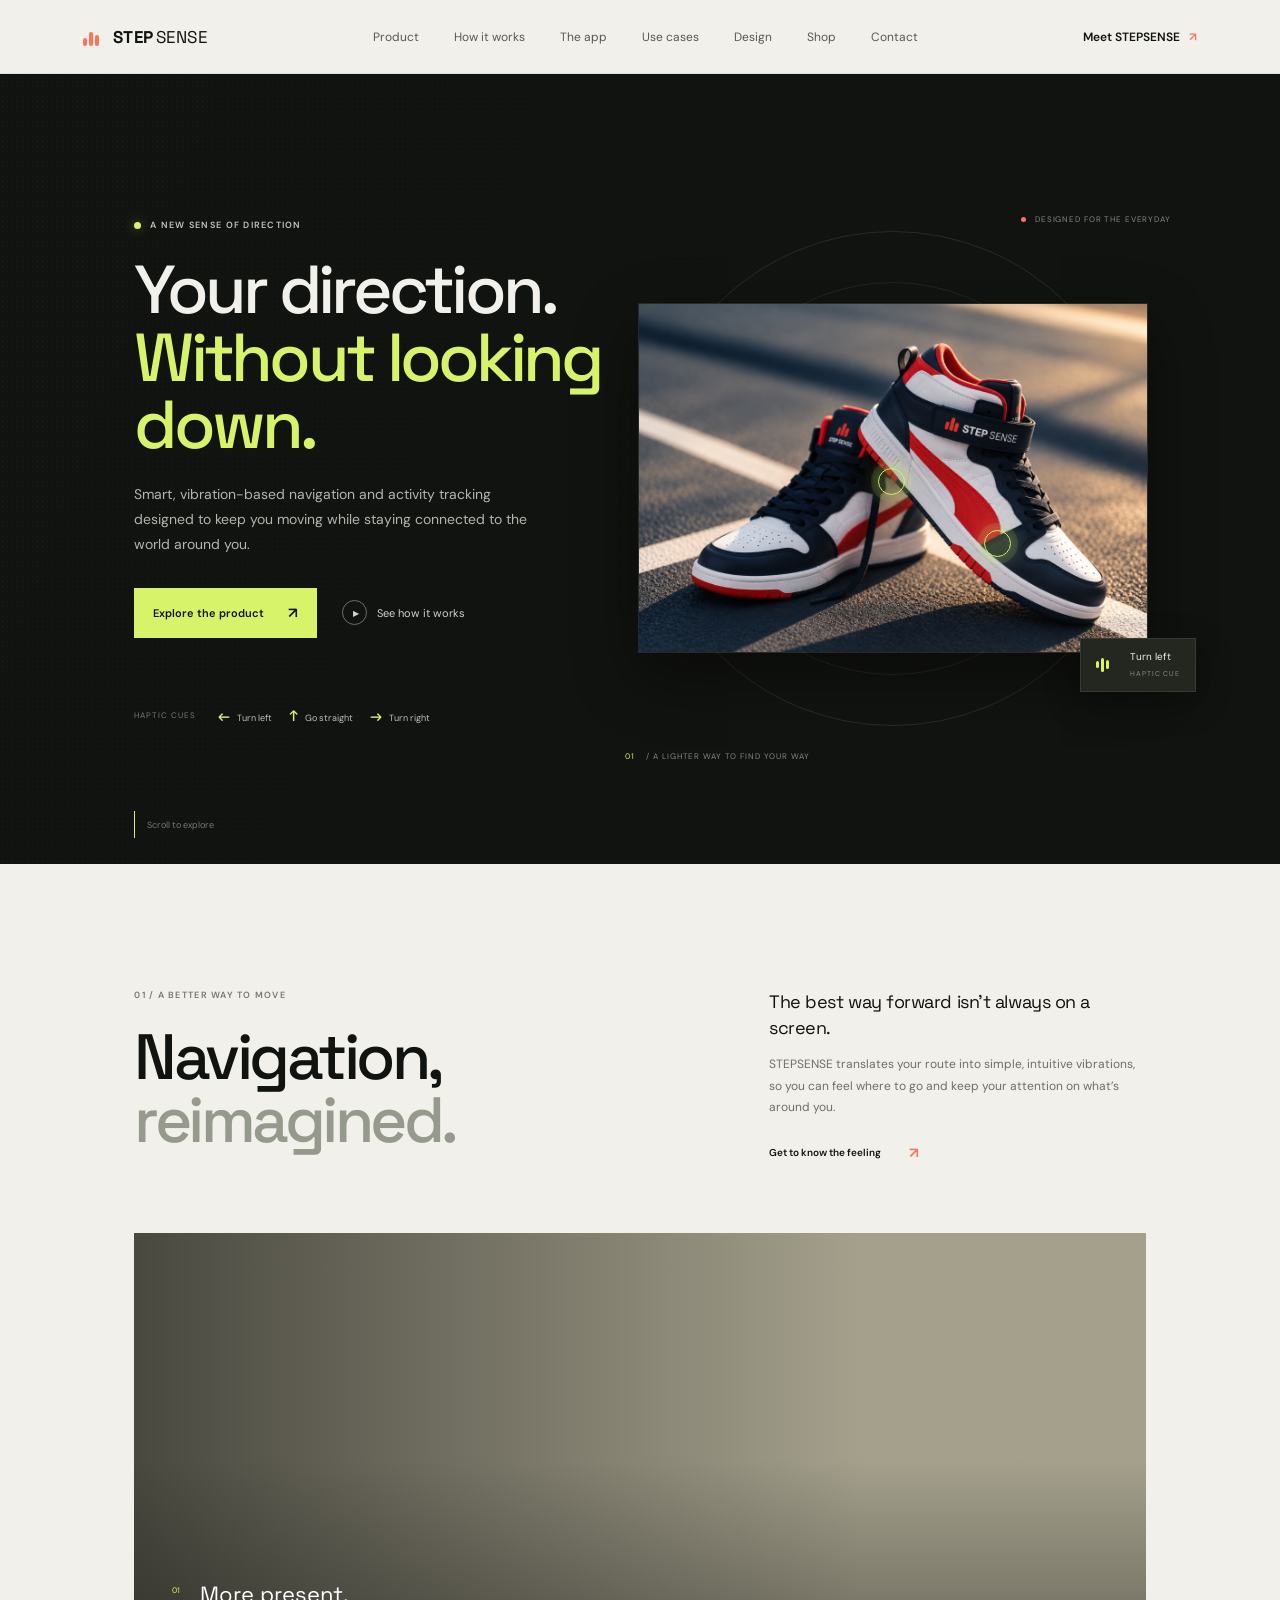
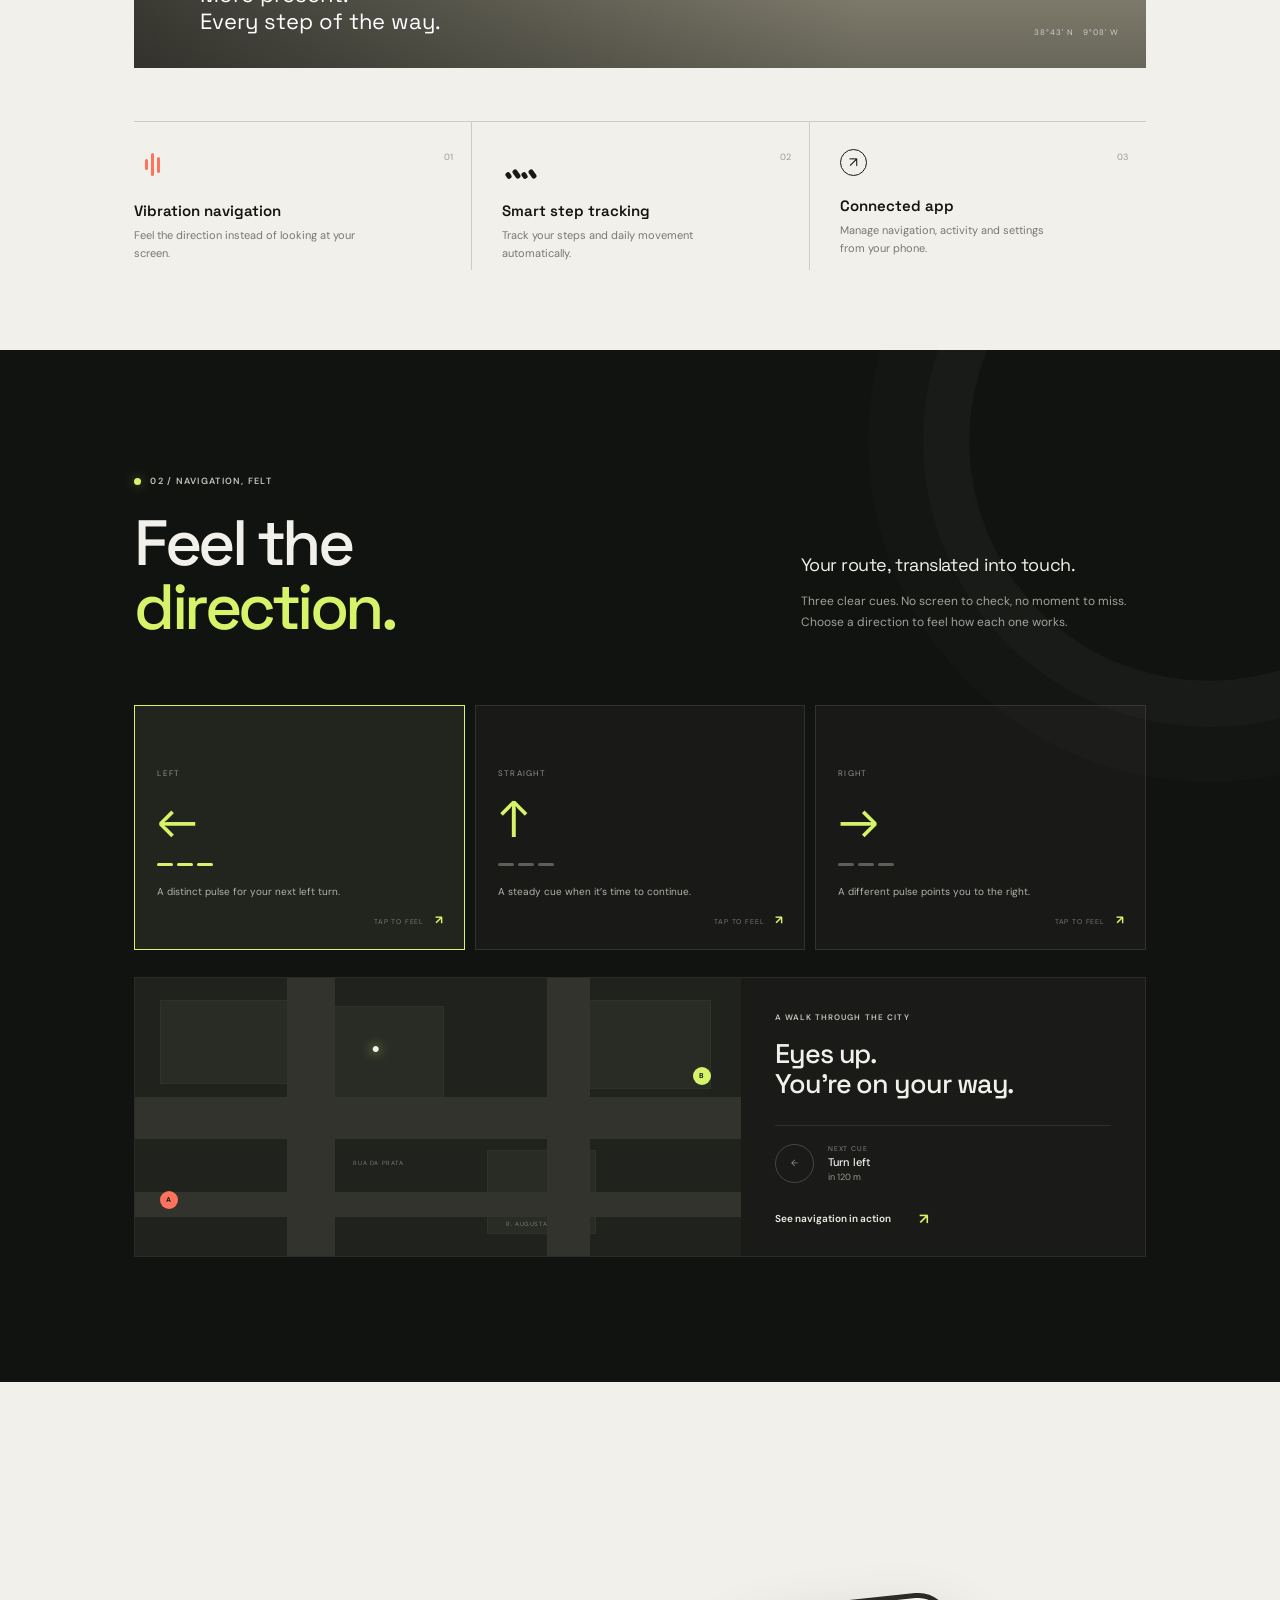
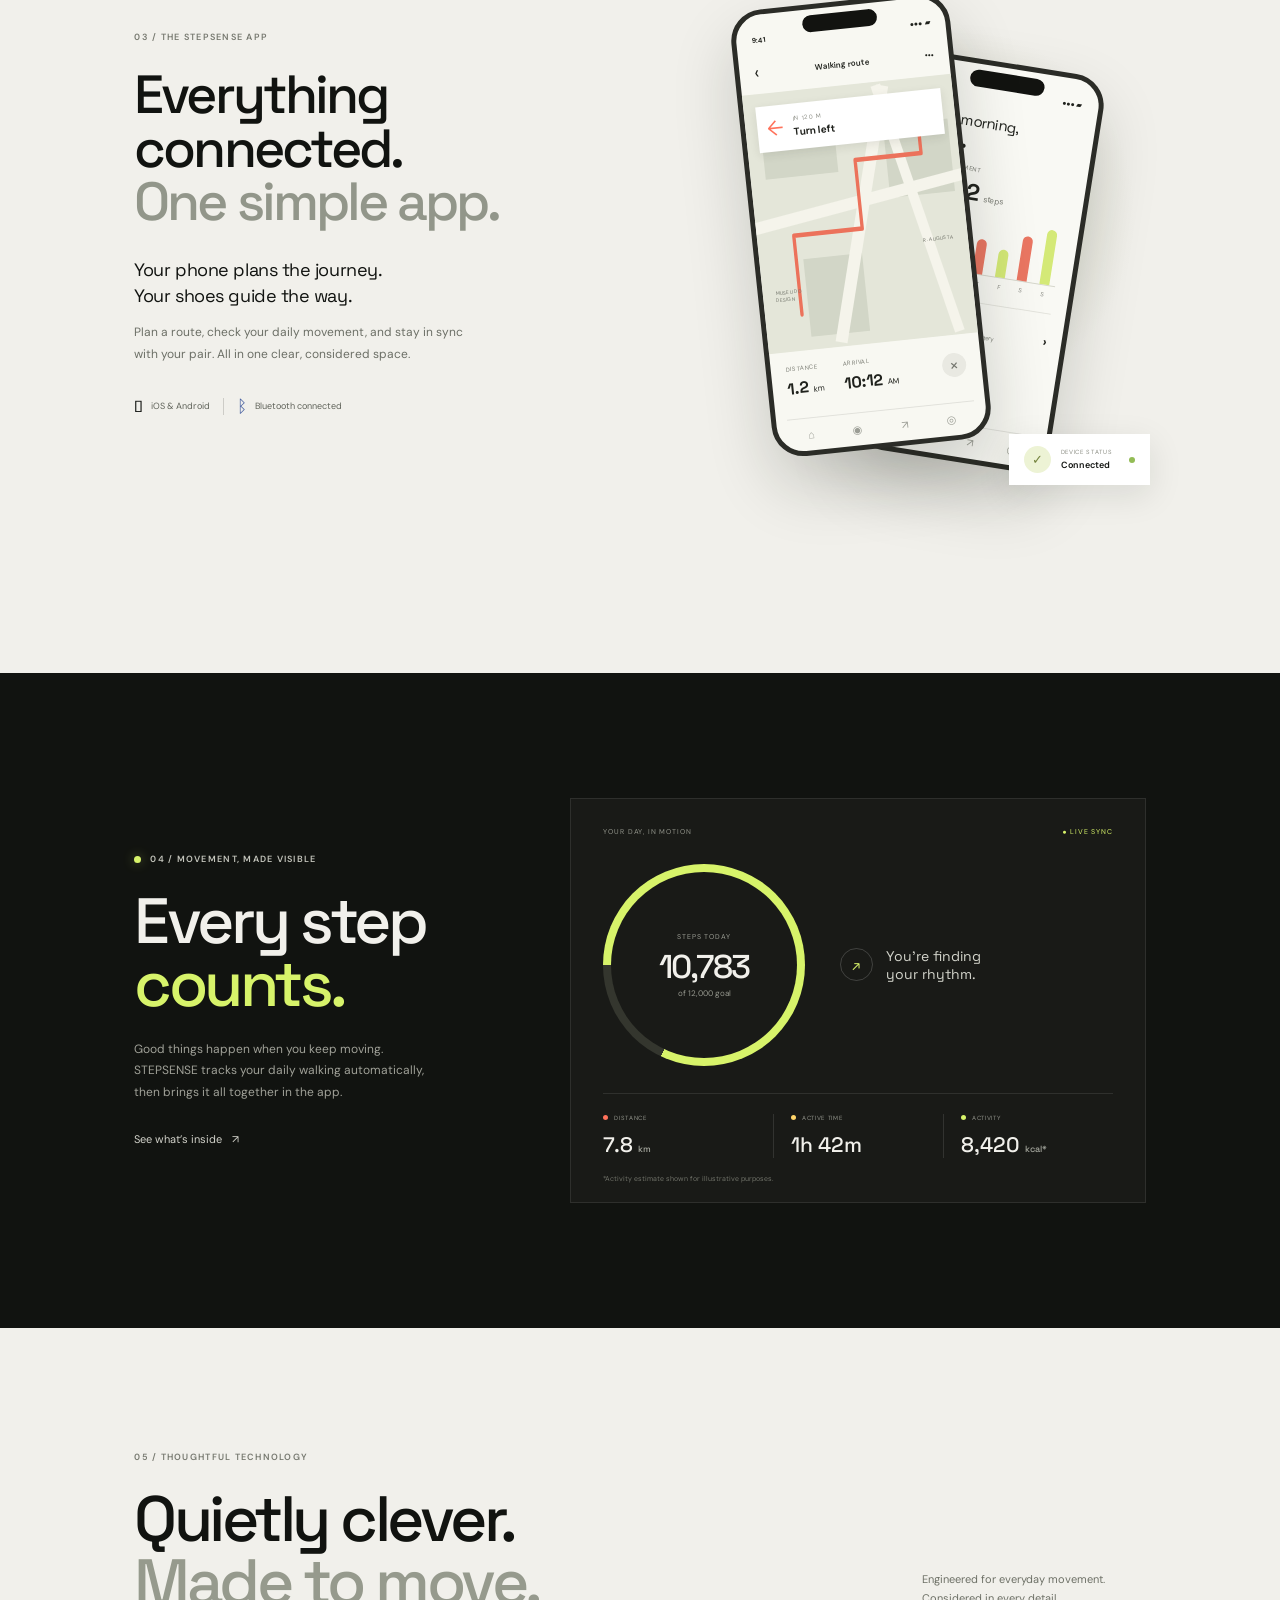
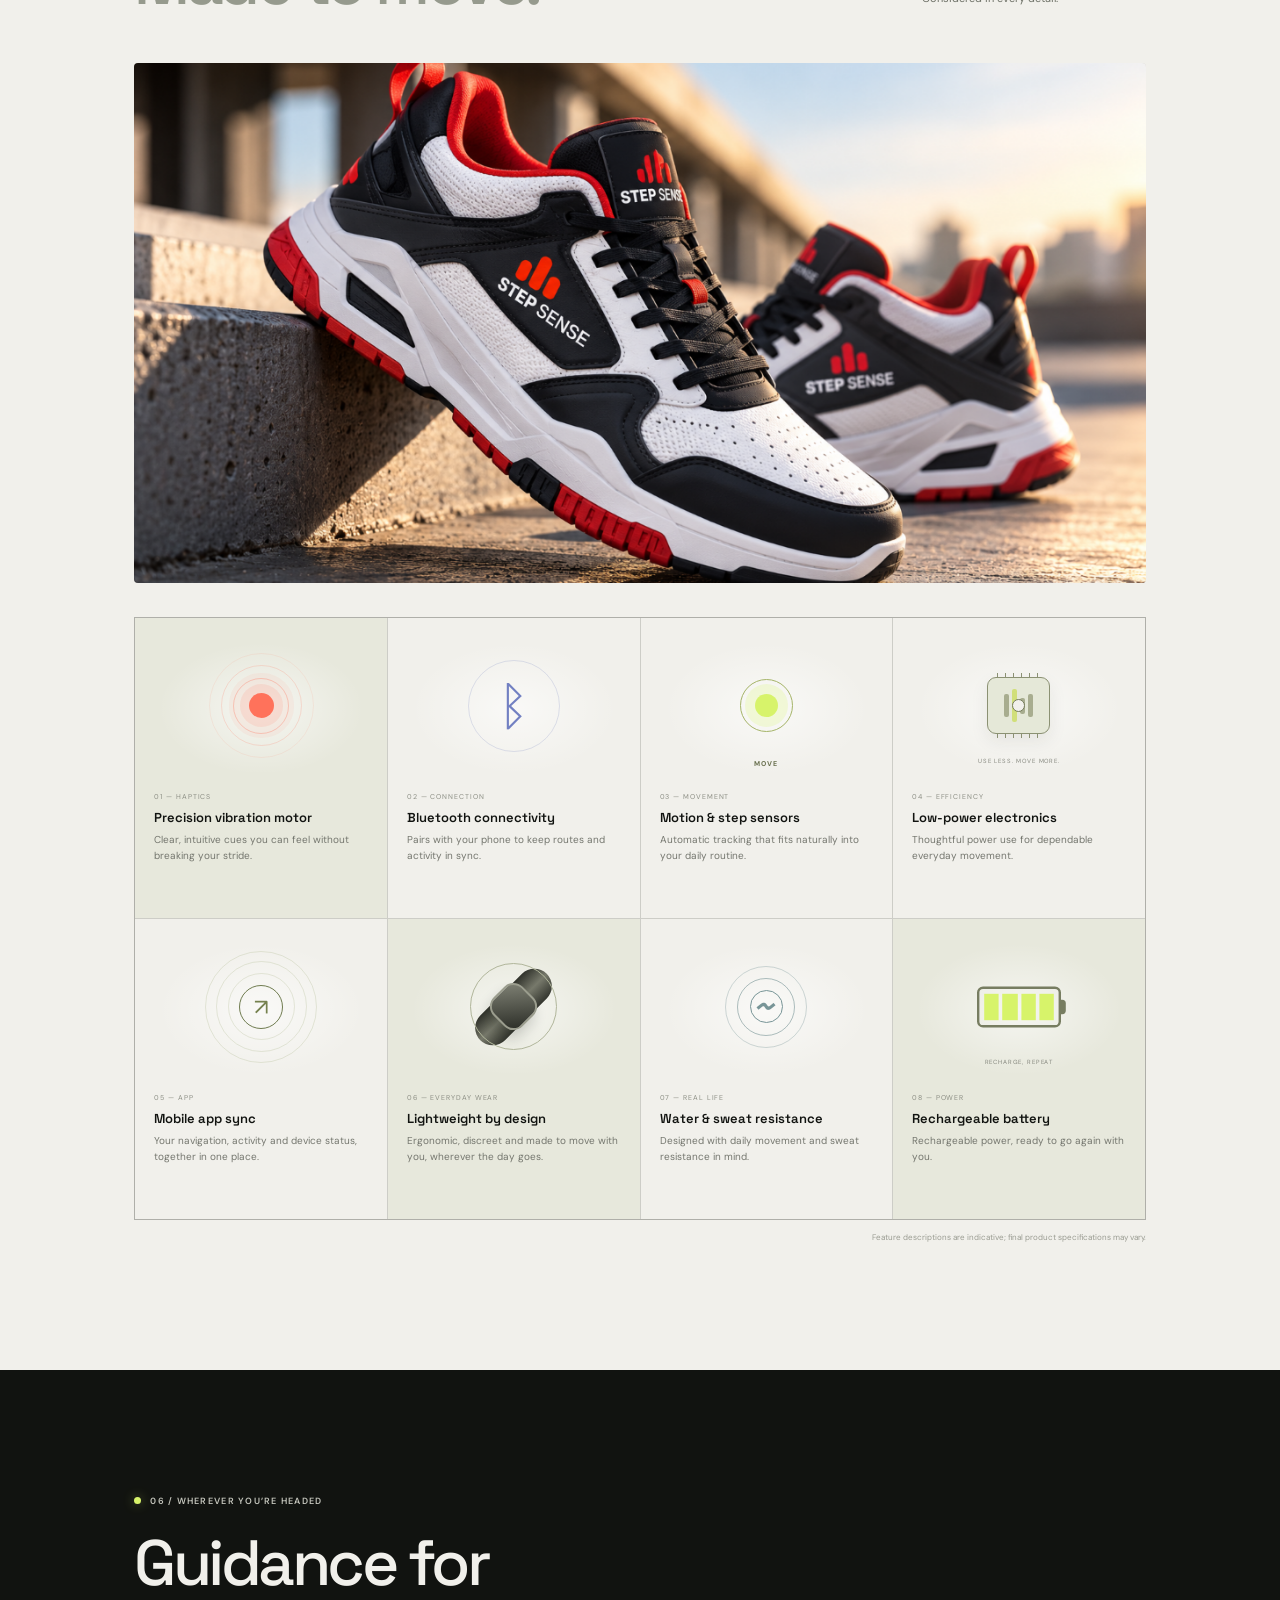
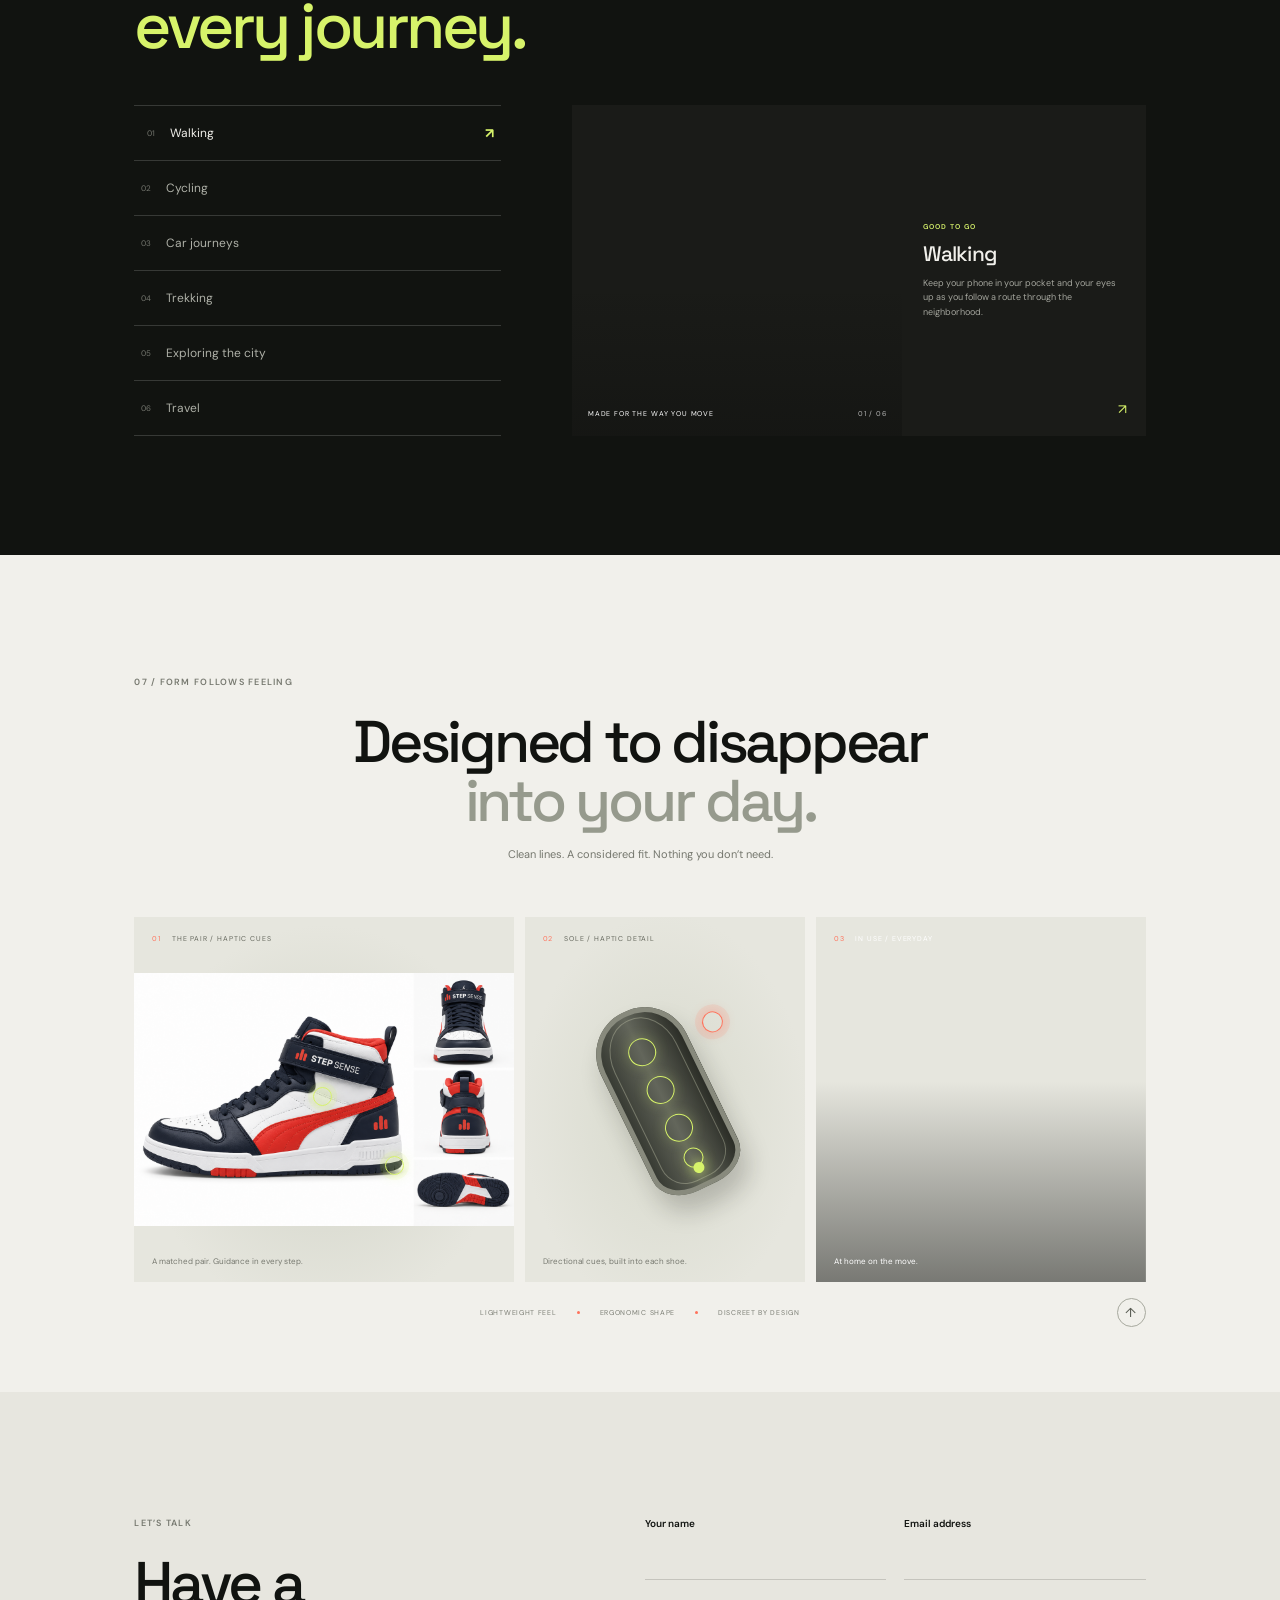
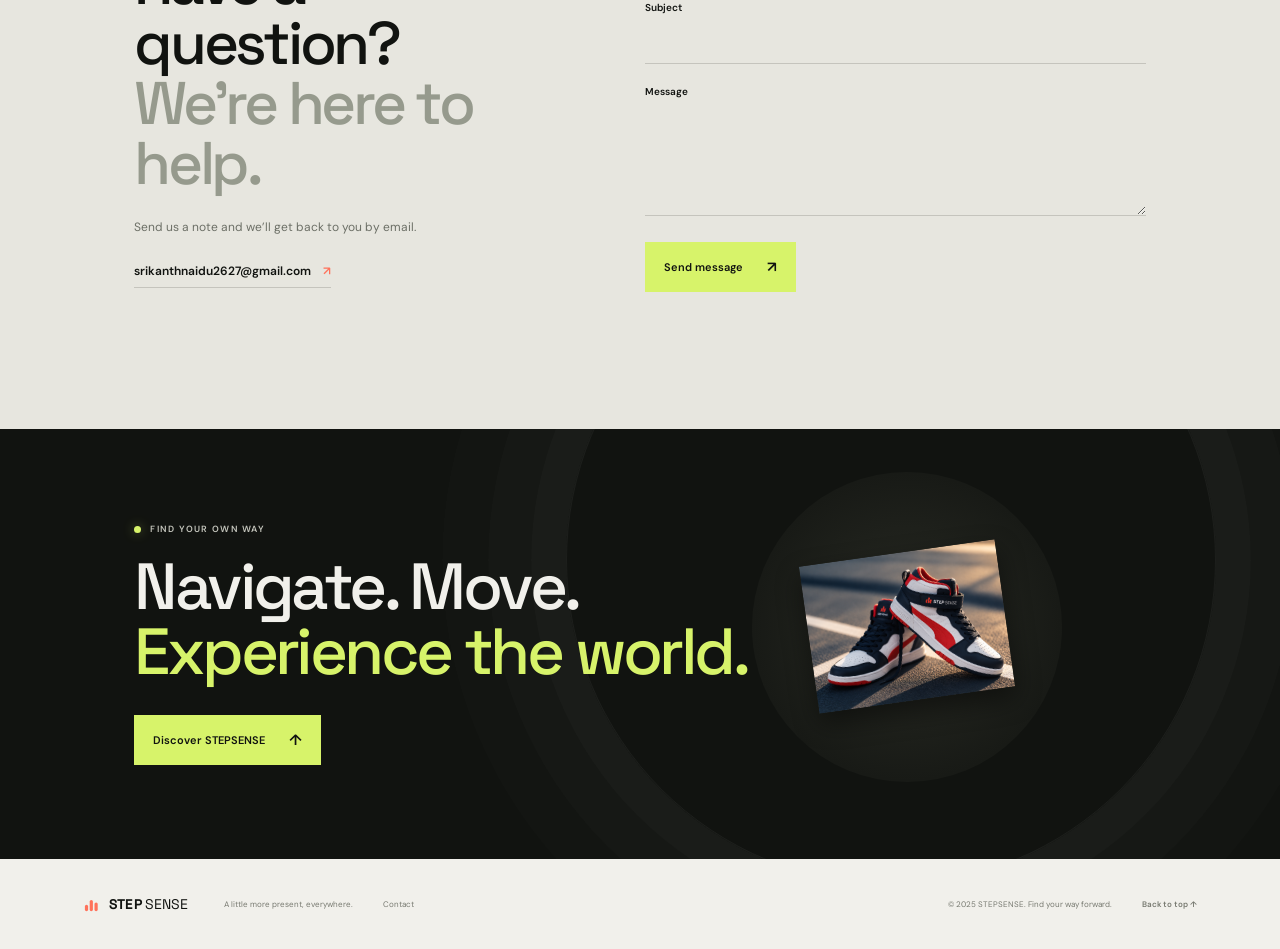
<file: index.html>
<!doctype html>
<html lang="en">
  <head>
    <meta charset="UTF-8" />
    <meta name="viewport" content="width=device-width, initial-scale=1.0" />
    <meta name="theme-color" content="#10110f" />
    <meta name="description" content="Meet STEPSENSE: intuitive, vibration-based navigation and everyday movement tracking, designed to keep your eyes on the world." />
    <title>STEPSENSE — Find your way forward</title>
    <link rel="preconnect" href="https://fonts.googleapis.com" />
    <link rel="preconnect" href="https://fonts.gstatic.com" crossorigin />
    <link href="https://fonts.googleapis.com/css2?family=DM+Sans:wght@400;500;600;700&family=Space+Grotesk:wght@400;500;600;700&display=swap" rel="stylesheet" />
    <link rel="stylesheet" href="assets/css/styles.css" />
    <link rel="stylesheet" href="assets/css/product.css" />
    <link rel="stylesheet" href="assets/css/product-pair.css" />
    <link rel="stylesheet" href="assets/css/tech-layout.css" />
    <link rel="stylesheet" href="assets/css/tech-shoe-image.css" />
    <link rel="stylesheet" href="assets/css/contact.css" />
    <script src="assets/js/app.js" defer></script>
  </head>
  <body>
    <header class="site-header" id="top">
      <a class="wordmark" href="#top" aria-label="STEPSENSE home"><span class="brand-mark" aria-hidden="true"><i></i><i></i><i></i></span>STEP<span>SENSE</span></a>
      <nav class="main-nav" aria-label="Main navigation">
        <a href="#product">Product</a><a href="#how-it-works">How it works</a><a href="#app">The app</a><a href="#use-cases">Use cases</a><a href="#design">Design</a><a href="shop.html">Shop</a><a href="#contact">Contact</a>
      </nav>
      <a class="header-cta" href="#product">Meet STEPSENSE <span aria-hidden="true">↗</span></a>
      <button class="menu-toggle" type="button" aria-label="Open navigation" aria-expanded="false"><span></span><span></span></button>
    </header>

    <main>
      <section class="hero dark-section" aria-labelledby="hero-title">
        <div class="hero-grain" aria-hidden="true"></div>
        <div class="hero-copy reveal">
          <p class="eyebrow"><span class="status-dot"></span> A new sense of direction</p>
          <h1 id="hero-title">Your direction.<br /><span>Without looking down.</span></h1>
          <p class="hero-description">Smart, vibration-based navigation and activity tracking designed to keep you moving while staying connected to the world around you.</p>
          <div class="hero-actions"><a class="button button-light" href="#product">Explore the product <span aria-hidden="true">↗</span></a><a class="text-link" href="#how-it-works"><span class="play-icon" aria-hidden="true">▶</span> See how it works</a></div>
          <div class="hero-directions" aria-label="Navigation directions"><span>HAPTIC CUES</span><b>← <em>Turn left</em></b><b>↑ <em>Go straight</em></b><b>→ <em>Turn right</em></b></div>
        </div>
        <div class="hero-visual reveal" aria-label="A pair of STEPSENSE haptic navigation shoes">
          <div class="hero-orbit orbit-one"></div><div class="hero-orbit orbit-two"></div>
          <div class="hero-caption caption-top"><span class="caption-dot"></span> Designed for the everyday</div>
          <div class="shoe-pair shoe-pair-hero" aria-hidden="true"><img class="shoe shoe-pair-photo" src="assets/images/stepsense-lifestyle.png" alt="" /><span class="haptic-point haptic-one"></span><span class="haptic-point haptic-two"></span></div>
          <div class="hero-caption caption-bottom"><span>01</span> / A lighter way to find your way</div>
          <div class="signal-chip"><span class="signal-wave"><i></i><i></i><i></i></span><span>Turn left</span><small>HAPTIC CUE</small></div>
        </div>
        <a class="scroll-cue" href="#product"><span></span> Scroll to explore</a>
      </section>

      <section class="intro section-pad" id="product">
        <div class="section-heading reveal"><p class="eyebrow eyebrow-dark">01 / A better way to move</p><h2>Navigation,<br /><span>reimagined.</span></h2></div>
        <div class="intro-body reveal"><p class="lead">The best way forward isn’t always on a screen.</p><p>STEPSENSE translates your route into simple, intuitive vibrations, so you can feel where to go and keep your attention on what’s around you.</p><a class="arrow-link" href="#how-it-works">Get to know the feeling <span>↗</span></a></div>
        <div class="intro-image reveal" role="img" aria-label="A person walking along a sunlit city street">
          <div class="image-overlay"></div><div class="image-note"><span class="note-index">01</span><span>More present.<br />Every step of the way.</span></div><div class="image-coordinate">38°43' N &nbsp; 9°08' W</div>
        </div>
        <div class="feature-list">
          <article class="feature-item reveal"><span class="feature-number">01</span><div class="feature-icon icon-pulse" aria-hidden="true"><i></i><i></i><i></i></div><h3>Vibration navigation</h3><p>Feel the direction instead of looking at your screen.</p></article>
          <article class="feature-item reveal"><span class="feature-number">02</span><div class="feature-icon icon-steps" aria-hidden="true"><i></i><i></i><i></i><i></i></div><h3>Smart step tracking</h3><p>Track your steps and daily movement automatically.</p></article>
          <article class="feature-item reveal"><span class="feature-number">03</span><div class="feature-icon icon-connect" aria-hidden="true"><span>↗</span></div><h3>Connected app</h3><p>Manage navigation, activity and settings from your phone.</p></article>
        </div>
      </section>

      <section class="feel-section dark-section section-pad" id="how-it-works">
        <div class="section-heading reveal"><p class="eyebrow"><span class="status-dot"></span> 02 / Navigation, felt</p><h2>Feel the<br /><span>direction.</span></h2></div>
        <div class="feel-intro reveal"><p class="lead">Your route, translated into touch.</p><p>Three clear cues. No screen to check, no moment to miss. Choose a direction to feel how each one works.</p></div>
        <div class="direction-grid" role="group" aria-label="Try a vibration direction">
          <button class="direction-card is-active" type="button" data-direction="left" aria-pressed="true"><span class="direction-word">LEFT</span><span class="direction-arrow">←</span><span class="direction-pattern"><i></i><i></i><i></i></span><span class="direction-desc">A distinct pulse for your next left turn.</span><span class="direction-hint">TAP TO FEEL <b>↗</b></span></button>
          <button class="direction-card" type="button" data-direction="straight" aria-pressed="false"><span class="direction-word">STRAIGHT</span><span class="direction-arrow">↑</span><span class="direction-pattern"><i></i><i></i><i></i></span><span class="direction-desc">A steady cue when it’s time to continue.</span><span class="direction-hint">TAP TO FEEL <b>↗</b></span></button>
          <button class="direction-card" type="button" data-direction="right" aria-pressed="false"><span class="direction-word">RIGHT</span><span class="direction-arrow">→</span><span class="direction-pattern"><i></i><i></i><i></i></span><span class="direction-desc">A different pulse points you to the right.</span><span class="direction-hint">TAP TO FEEL <b>↗</b></span></button>
        </div>
        <div class="route-demo reveal">
          <div class="route-map" aria-label="Animated route through a city"><div class="map-block block-a"></div><div class="map-block block-b"></div><div class="map-block block-c"></div><div class="map-block block-d"></div><div class="map-road road-h1"></div><div class="map-road road-h2"></div><div class="map-road road-v1"></div><div class="map-road road-v2"></div><svg class="route-line" viewBox="0 0 600 190" preserveAspectRatio="none" aria-hidden="true"><path d="M30 145 H235 V55 H430 V120 H560" /></svg><span class="route-pin pin-start">A</span><span class="route-pin pin-end">B</span><span class="route-walker" aria-hidden="true">●</span><span class="map-label label-one">RUA DA PRATA</span><span class="map-label label-two">R. AUGUSTA</span></div>
          <div class="route-info"><div><p class="eyebrow">A walk through the city</p><h3>Eyes up.<br />You’re on your way.</h3></div><div class="route-next"><span class="route-cue-icon">←</span><div><small>NEXT CUE</small><strong>Turn left</strong><span>in 120 m</span></div></div><a href="#app" class="arrow-link arrow-link-light">See navigation in action <span>↗</span></a></div>
        </div>
      </section>

      <section class="app-section section-pad" id="app">
        <div class="app-copy reveal"><p class="eyebrow eyebrow-dark">03 / The STEPSENSE app</p><h2>Everything connected.<br /><span>One simple app.</span></h2><p class="lead">Your phone plans the journey.<br />Your shoes guide the way.</p><p>Plan a route, check your daily movement, and stay in sync with your pair. All in one clear, considered space.</p><div class="platforms"><span class="platform-icon"></span><span>iOS &amp; Android</span><span class="platform-separator"></span><span class="bluetooth-icon">ᛒ</span><span>Bluetooth connected</span></div></div>
        <div class="phone-stage reveal">
          <div class="phone phone-back"><div class="phone-island"></div><div class="app-topline"><span>9:41</span><span>●●● ▰</span></div><div class="app-greeting">Good morning,<br /><strong>Alex.</strong></div><div class="app-stat-label">TODAY’S MOVEMENT</div><div class="app-steps"><strong>10,842</strong><span>steps</span></div><div class="mini-chart"><i style="height:25%"></i><i style="height:42%"></i><i style="height:36%"></i><i style="height:60%"></i><i style="height:48%"></i><i style="height:77%"></i><i style="height:95%"></i></div><div class="app-week"><span>M</span><span>T</span><span>W</span><span>T</span><span>F</span><span>S</span><span>S</span></div><div class="app-device-row"><span class="mini-device">●</span><span>STEPSENSE<br /><small>Connected · 84% battery</small></span><b>›</b></div><div class="app-tabbar"><span>⌂</span><span>◉</span><span>↗</span><span>◎</span></div></div>
          <div class="phone phone-front"><div class="phone-island"></div><div class="app-topline"><span>9:41</span><span>●●● ▰</span></div><div class="phone-nav"><span>‹</span><span>Walking route</span><span>•••</span></div><div class="map-screen"><div class="mini-map-block mb-one"></div><div class="mini-map-block mb-two"></div><div class="mini-map-block mb-three"></div><div class="mini-map-road mr-one"></div><div class="mini-map-road mr-two"></div><div class="mini-map-road mr-three"></div><svg class="mini-route" viewBox="0 0 250 230" preserveAspectRatio="none" aria-hidden="true"><path d="M44 198 V128 H126 V67 H205 V24" /></svg><span class="mini-map-pin">●</span><div class="turn-banner"><span>←</span><div><small>IN 120 M</small><strong>Turn left</strong></div></div><span class="map-location location-one">MUSEU DO<br />DESIGN</span><span class="map-location location-two">R. AUGUSTA</span></div><div class="route-bottom"><div><span>DISTANCE</span><strong>1.2 <small>km</small></strong></div><div><span>ARRIVAL</span><strong>10:12 <small>AM</small></strong></div><button type="button" aria-label="End route">×</button></div><div class="app-tabbar"><span>⌂</span><span>◉</span><span>↗</span><span>◎</span></div></div>
          <div class="floating-status"><span class="status-ring">✓</span><span><small>DEVICE STATUS</small><strong>Connected</strong></span><i></i></div><div class="phone-orb" aria-hidden="true"></div>
        </div>
      </section>

      <section class="activity-section dark-section section-pad" id="activity">
        <div class="activity-copy reveal"><p class="eyebrow"><span class="status-dot"></span> 04 / Movement, made visible</p><h2>Every step<br /><span>counts.</span></h2><p>Good things happen when you keep moving. STEPSENSE tracks your daily walking automatically, then brings it all together in the app.</p><a class="text-link" href="#technology">See what’s inside <span aria-hidden="true">↗</span></a></div>
        <div class="activity-panel reveal"><div class="activity-panel-top"><span>YOUR DAY, IN MOTION</span><span>● LIVE SYNC</span></div><div class="activity-main"><div class="progress-ring" role="img" aria-label="82 percent of daily step goal"><div class="ring-inner"><span>STEPS TODAY</span><strong data-count="10842">0</strong><small>of 12,000 goal</small></div></div><div class="ring-caption"><span class="ring-caption-mark">↗</span><span>You're finding<br />your rhythm.</span></div></div><div class="activity-stats"><div><span class="stat-label"><i class="stat-dot coral"></i>DISTANCE</span><strong>7.8 <small>km</small></strong></div><div><span class="stat-label"><i class="stat-dot yellow"></i>ACTIVE TIME</span><strong>1h 42m</strong></div><div><span class="stat-label"><i class="stat-dot mint"></i>ACTIVITY</span><strong>8,420 <small>kcal*</small></strong></div></div><p class="activity-footnote">*Activity estimate shown for illustrative purposes.</p></div>
      </section>

      <section class="technology-section section-pad" id="technology">
        <div class="tech-heading reveal"><div><p class="eyebrow eyebrow-dark">05 / Thoughtful technology</p><h2>Quietly clever.<br /><span>Made to move.</span></h2></div><p>Engineered for everyday movement.<br />Considered in every detail.</p></div>
        <figure class="tech-shoe-image reveal"><img src="assets/images/stepsense-made-to-move.png" alt="STEPSENSE black, white and red walking shoes on a city sidewalk" loading="lazy" /></figure>
        <div class="tech-grid">
          <article class="tech-card tech-feature reveal"><div class="tech-visual motor-visual"><span class="motor-core"></span><i class="motor-wave wave-a"></i><i class="motor-wave wave-b"></i><i class="motor-wave wave-c"></i></div><span class="tech-index">01 — HAPTICS</span><h3>Precision vibration motor</h3><p>Clear, intuitive cues you can feel without breaking your stride.</p></article>
          <article class="tech-card reveal"><div class="tech-visual bluetooth-visual"><span>ᛒ</span><i></i></div><span class="tech-index">02 — CONNECTION</span><h3>Bluetooth connectivity</h3><p>Pairs with your phone to keep routes and activity in sync.</p></article>
          <article class="tech-card reveal"><div class="tech-visual sensor-visual"><span></span><i></i><b>MOVE</b></div><span class="tech-index">03 — MOVEMENT</span><h3>Motion &amp; step sensors</h3><p>Automatic tracking that fits naturally into your daily routine.</p></article>
          <article class="tech-card reveal"><div class="tech-visual power-visual"><div class="power-chip"><i></i><i></i><i></i><i></i><b></b></div><span>USE LESS. MOVE MORE.</span></div><span class="tech-index">04 — EFFICIENCY</span><h3>Low-power electronics</h3><p>Thoughtful power use for dependable everyday movement.</p></article>
          <article class="tech-card reveal"><div class="tech-visual sync-visual"><span>↗</span><i></i><i></i><i></i></div><span class="tech-index">05 — APP</span><h3>Mobile app sync</h3><p>Your navigation, activity and device status, together in one place.</p></article>
          <article class="tech-card tech-feature reveal"><div class="tech-visual comfort-visual"><div class="comfort-band"></div><span class="comfort-dot"></span><i></i></div><span class="tech-index">06 — EVERYDAY WEAR</span><h3>Lightweight by design</h3><p>Ergonomic, discreet and made to move with you, wherever the day goes.</p></article>
          <article class="tech-card reveal"><div class="tech-visual water-visual"><span>~</span><i></i><i></i><i></i></div><span class="tech-index">07 — REAL LIFE</span><h3>Water &amp; sweat resistance</h3><p>Designed with daily movement and sweat resistance in mind.</p></article>
          <article class="tech-card tech-feature reveal"><div class="tech-visual battery-visual"><div class="battery-shape"><i></i><i></i><i></i><i></i></div><span>RECHARGE, REPEAT</span></div><span class="tech-index">08 — POWER</span><h3>Rechargeable battery</h3><p>Rechargeable power, ready to go again with you.</p></article>
        </div>
        <p class="tech-disclaimer">Feature descriptions are indicative; final product specifications may vary.</p>
      </section>

      <section class="use-section dark-section section-pad" id="use-cases">
        <div class="use-heading reveal"><p class="eyebrow"><span class="status-dot"></span> 06 / Wherever you’re headed</p><h2>Guidance for<br /><span>every journey.</span></h2></div>
        <div class="use-layout"><div class="use-tabs" role="tablist" aria-label="Choose a way to move"><button class="use-tab is-active" type="button" role="tab" aria-selected="true" data-use="walk"><span>01</span> Walking <b>↗</b></button><button class="use-tab" type="button" role="tab" aria-selected="false" data-use="cycling"><span>02</span> Cycling <b>↗</b></button><button class="use-tab" type="button" role="tab" aria-selected="false" data-use="driving"><span>03</span> Car journeys <b>↗</b></button><button class="use-tab" type="button" role="tab" aria-selected="false" data-use="trekking"><span>04</span> Trekking <b>↗</b></button><button class="use-tab" type="button" role="tab" aria-selected="false" data-use="city"><span>05</span> Exploring the city <b>↗</b></button><button class="use-tab" type="button" role="tab" aria-selected="false" data-use="travel"><span>06</span> Travel <b>↗</b></button></div><div class="use-feature" role="tabpanel"><div class="use-image" data-use-image="walk" role="img" aria-label="A person exploring a city on foot"><span class="use-image-label">MADE FOR THE WAY YOU MOVE</span><span class="use-image-index">01 / 06</span></div><div class="use-description"><p class="eyebrow">GOOD TO GO</p><h3 data-use-title>Walking</h3><p data-use-copy>Keep your phone in your pocket and your eyes up as you follow a route through the neighborhood.</p><span class="use-arrow" aria-hidden="true">↗</span></div></div></div>
      </section>

      <section class="design-section section-pad" id="design">
        <div class="design-header reveal"><p class="eyebrow eyebrow-dark">07 / Form follows feeling</p><h2>Designed to disappear<br /><span>into your day.</span></h2><p>Clean lines. A considered fit. Nothing you don’t need.</p></div>
        <div class="design-gallery">
          <article class="design-view view-front reveal"><div class="gallery-label"><span>01</span> THE PAIR / HAPTIC CUES</div><div class="shoe-pair shoe-pair-gallery" aria-hidden="true"><img class="shoe shoe-pair-photo" src="assets/images/stepsense-product.png" alt="" /><span class="haptic-point haptic-one"></span><span class="haptic-point haptic-two"></span></div><span class="gallery-caption">A matched pair. Guidance in every step.</span></article>
          <article class="design-view view-side reveal"><div class="gallery-label"><span>02</span> SOLE / HAPTIC DETAIL</div><div class="sole-detail" aria-hidden="true"><div class="sole-shape"><i></i><i></i><i></i><i></i><span></span></div><span class="sole-signal"></span></div><span class="gallery-caption">Directional cues, built into each shoe.</span></article>
          <article class="design-view view-worn" role="img" aria-label="A person walking outdoors in everyday sneakers"><div class="gallery-label"><span>03</span> IN USE / EVERYDAY</div><span class="gallery-caption">At home on the move.</span></article>
        </div>
        <div class="design-footer reveal"><span>LIGHTWEIGHT FEEL</span><i></i><span>ERGONOMIC SHAPE</span><i></i><span>DISCREET BY DESIGN</span><a href="#top" aria-label="Back to top">↑</a></div>
      </section>

      <section class="contact-section section-pad" id="contact" aria-labelledby="contact-title">
        <div class="contact-heading reveal">
          <p class="eyebrow eyebrow-dark">Let’s talk</p>
          <h2 id="contact-title">Have a question?<br /><span>We’re here to help.</span></h2>
          <p>Send us a note and we’ll get back to you by email.</p>
          <a class="contact-email" href="mailto:srikanthnaidu2627@gmail.com">srikanthnaidu2627@gmail.com <span aria-hidden="true">↗</span></a>
        </div>
        <form class="contact-form reveal" id="contact-form">
          <div class="contact-field">
            <label for="contact-name">Your name</label>
            <input id="contact-name" name="name" type="text" autocomplete="name" required />
          </div>
          <div class="contact-field">
            <label for="contact-email">Email address</label>
            <input id="contact-email" name="email" type="email" autocomplete="email" required />
          </div>
          <div class="contact-field contact-field-wide">
            <label for="contact-subject">Subject</label>
            <input id="contact-subject" name="subject" type="text" required />
          </div>
          <div class="contact-field contact-field-wide">
            <label for="contact-message">Message</label>
            <textarea id="contact-message" name="message" rows="5" required></textarea>
          </div>
          <button class="button button-light contact-submit" type="submit">Send message <span aria-hidden="true">↗</span></button>
          <p class="contact-form-status" id="contact-form-status" role="status" aria-live="polite"></p>
        </form>
      </section>

      <section class="closing-cta dark-section"><div class="cta-lines" aria-hidden="true"></div><p class="eyebrow"><span class="status-dot"></span> Find your own way</p><h2>Navigate. Move.<br /><span>Experience the world.</span></h2><a class="button button-light" href="#top">Discover STEPSENSE <span>↑</span></a><div class="cta-orb" aria-hidden="true"><div class="shoe-pair shoe-pair-small"><img class="shoe shoe-pair-photo" src="assets/images/stepsense-lifestyle.png" alt="" /></div></div></section>
    </main>

    <footer class="site-footer"><a class="wordmark" href="#top"><span class="brand-mark" aria-hidden="true"><i></i><i></i><i></i></span>STEP<span>SENSE</span></a><span class="footer-tagline">A little more present, everywhere.</span><a class="footer-contact" href="#contact">Contact</a><span class="footer-copy">© 2025 STEPSENSE. Find your way forward.</span><a class="back-top" href="#top">Back to top ↑</a></footer>
    <div class="toast" role="status" aria-live="polite"><span class="toast-pulse"></span><span class="toast-label">LEFT TURN</span><span class="toast-bars"><i></i><i></i><i></i></span></div>
  </body>
</html>
</file>
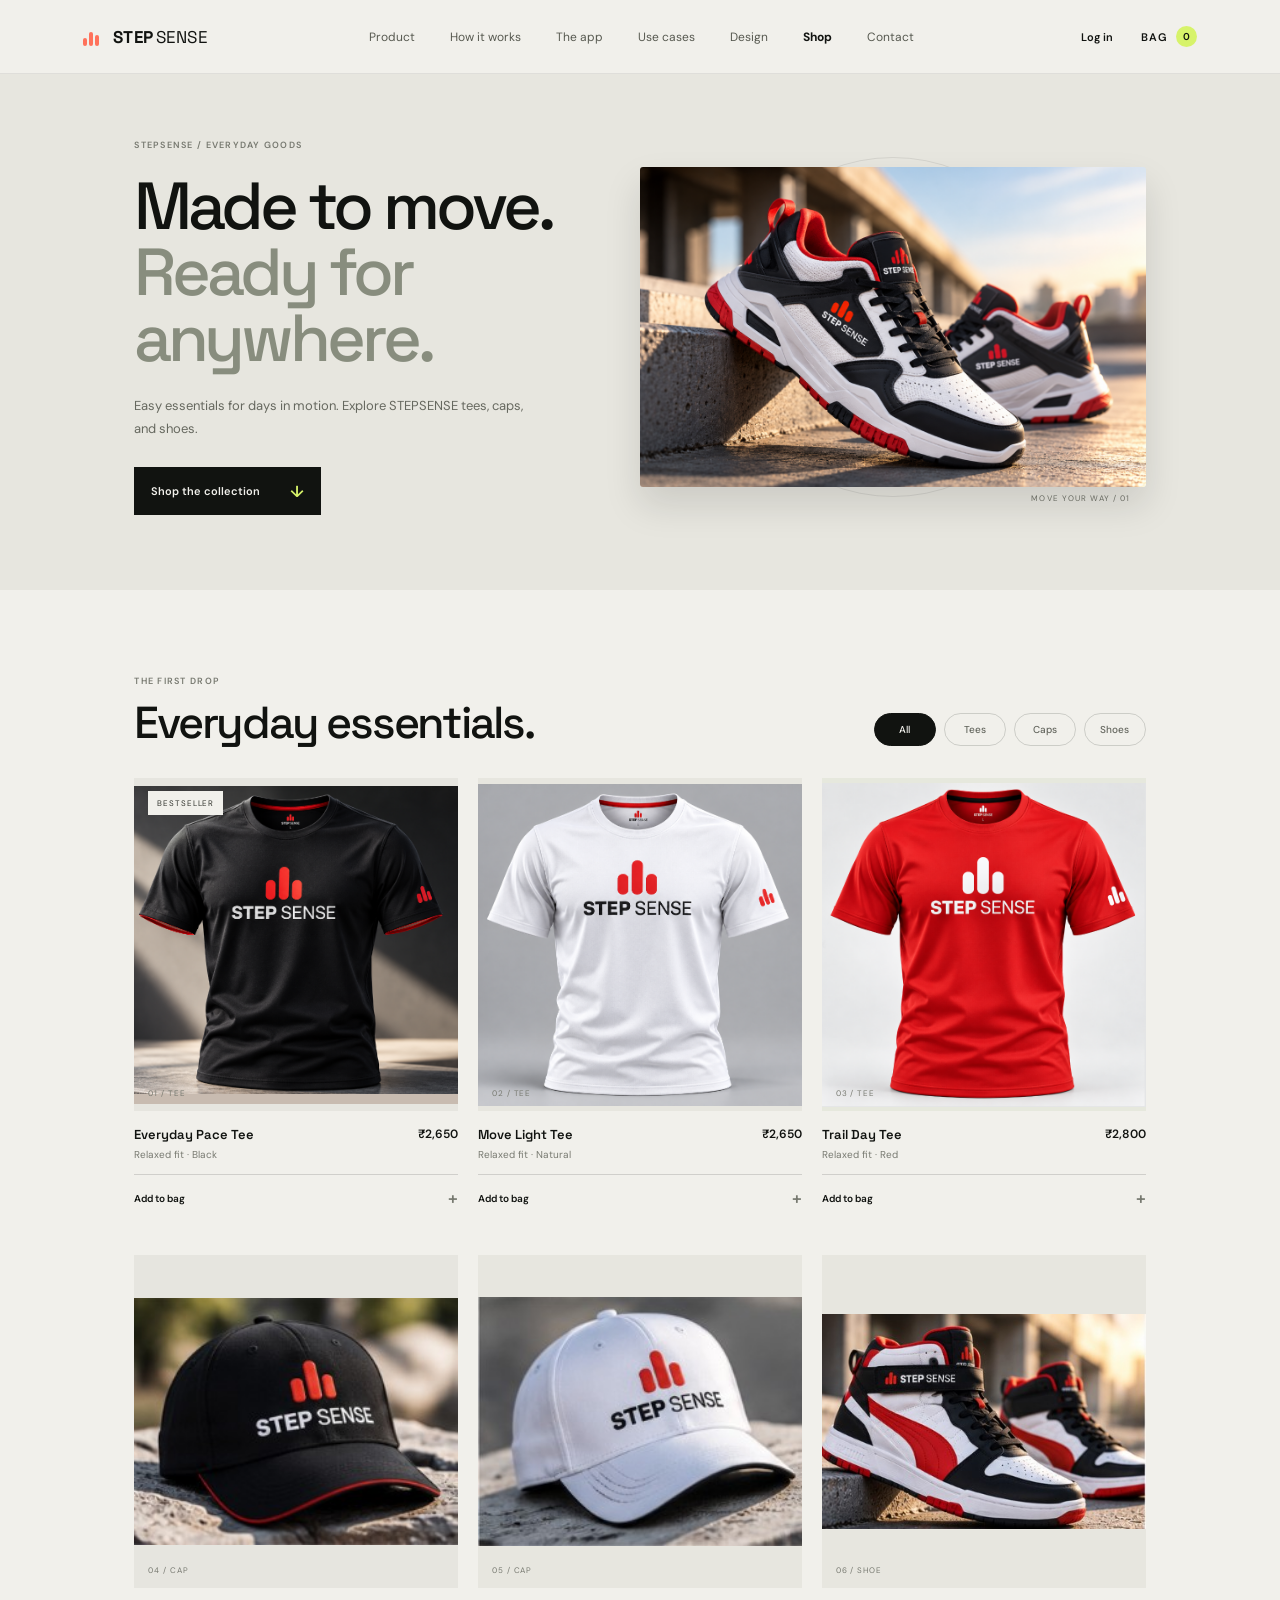
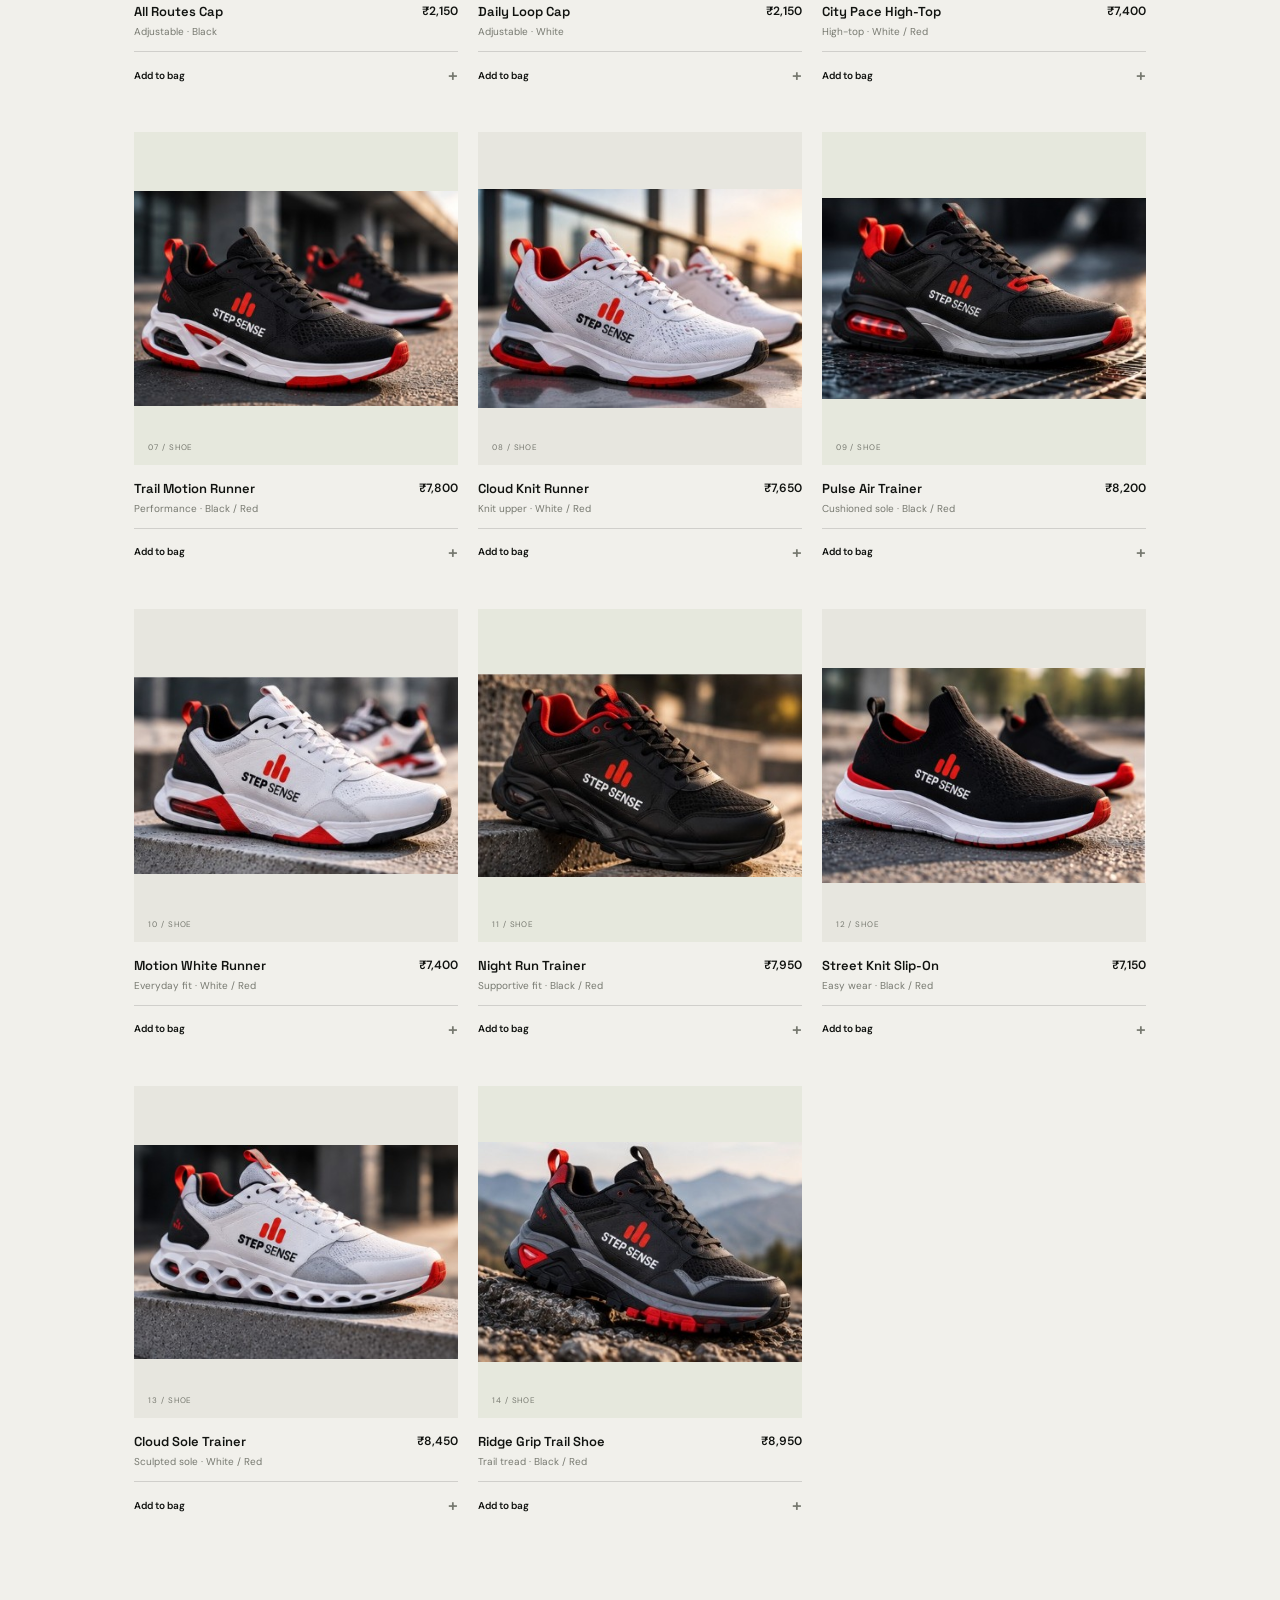
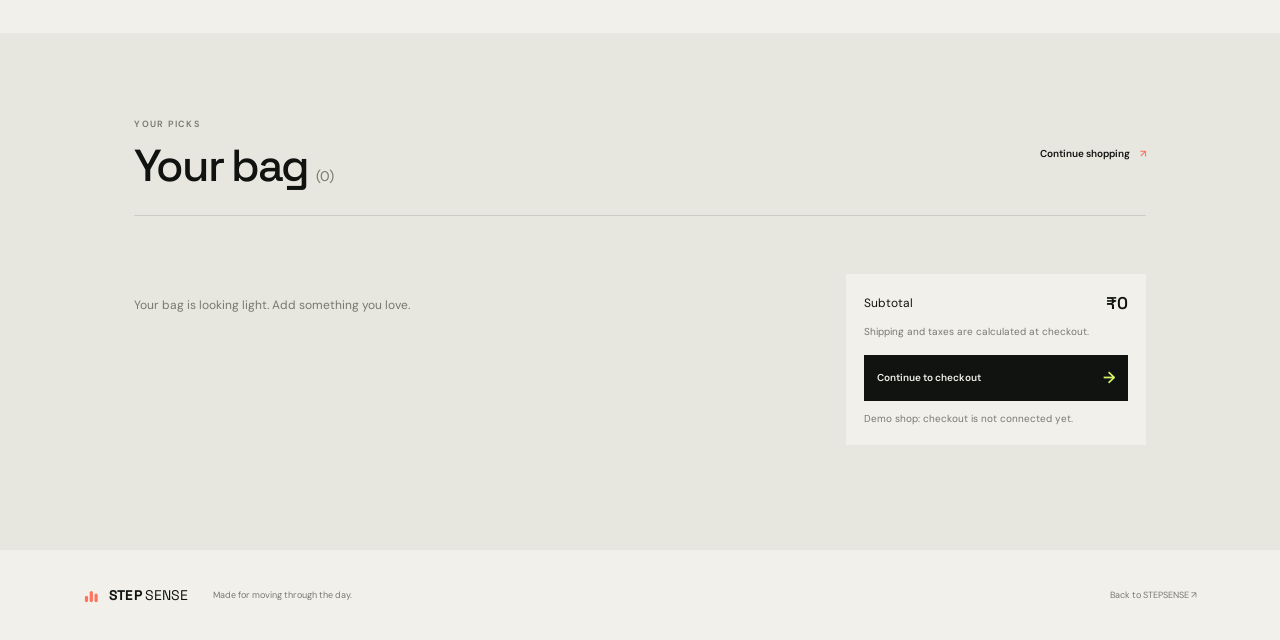
<file: shop.html>
<!doctype html>
<html lang="en">
  <head>
    <meta charset="UTF-8" />
    <meta name="viewport" content="width=device-width, initial-scale=1.0" />
    <meta name="theme-color" content="#f1f0eb" />
    <meta name="description" content="Shop STEPSENSE tees and caps, made for moving through the day." />
    <title>Shop STEPSENSE — Everyday gear</title>
    <link rel="preconnect" href="https://fonts.googleapis.com" />
    <link rel="preconnect" href="https://fonts.gstatic.com" crossorigin />
    <link href="https://fonts.googleapis.com/css2?family=DM+Sans:wght@400;500;600;700&family=Space+Grotesk:wght@400;500;600;700&display=swap" rel="stylesheet" />
    <link rel="stylesheet" href="assets/css/styles.css" />
    <link rel="stylesheet" href="assets/css/shop.css" />
    <script src="assets/js/shop.js" defer></script>
  </head>
  <body class="shop-page">
    <header class="site-header shop-header">
      <a class="wordmark" href="index.html" aria-label="STEPSENSE home"><span class="brand-mark" aria-hidden="true"><i></i><i></i><i></i></span>STEP<span>SENSE</span></a>
      <nav class="main-nav" aria-label="Main navigation">
        <a href="index.html#product">Product</a><a href="index.html#how-it-works">How it works</a><a href="index.html#app">The app</a><a href="index.html#use-cases">Use cases</a><a href="index.html#design">Design</a><a class="is-current" href="shop.html">Shop</a><a href="index.html#contact">Contact</a>
      </nav>
      <div class="shop-header-actions">
        <button class="login-trigger" type="button" aria-haspopup="dialog" aria-controls="login-dialog">Log in</button>
        <a class="cart-link" href="#cart" aria-label="Shopping bag, 0 items"><span aria-hidden="true">BAG</span><span class="cart-count" data-cart-count>0</span></a>
      </div>
      <button class="menu-toggle" type="button" aria-label="Open navigation" aria-expanded="false"><span></span><span></span></button>
    </header>

    <main>
      <section class="shop-hero">
        <div class="shop-hero-copy">
          <p class="eyebrow eyebrow-dark">STEPSENSE / EVERYDAY GOODS</p>
          <h1>Made to move.<br /><span>Ready for anywhere.</span></h1>
          <p>Easy essentials for days in motion. Explore STEPSENSE tees, caps, and shoes.</p>
          <a class="shop-button" href="#products">Shop the collection <span aria-hidden="true">↓</span></a>
        </div>
        <div class="shop-hero-art" aria-hidden="true">
          <span class="hero-art-orbit orbit-a"></span><span class="hero-art-orbit orbit-b"></span>
          <img class="hero-shoes" src="assets/images/stepsense-made-to-move.png" alt="" />
          <span class="art-caption">MOVE YOUR WAY / 01</span>
        </div>
      </section>

      <section class="shop-products" id="products" aria-labelledby="products-title">
        <div class="products-heading">
          <div><p class="eyebrow eyebrow-dark">THE FIRST DROP</p><h2 id="products-title">Everyday essentials.</h2></div>
          <div class="product-filters" role="group" aria-label="Filter products">
            <button class="filter-button is-selected" type="button" data-filter="all" aria-pressed="true">All</button>
            <button class="filter-button" type="button" data-filter="tees" aria-pressed="false">Tees</button>
            <button class="filter-button" type="button" data-filter="caps" aria-pressed="false">Caps</button>
            <button class="filter-button" type="button" data-filter="shoes" aria-pressed="false">Shoes</button>
          </div>
        </div>

        <div class="product-grid">
          <article class="product-card" data-category="tees" data-product-id="pace-tee">
            <div class="product-image art-tee art-ink"><span class="product-badge">BESTSELLER</span><img src="assets/images/shop-tee-black.png" alt="Black STEPSENSE logo tee" /><span class="art-number">01 / TEE</span></div>
            <div class="product-info"><div><h3>Everyday Pace Tee</h3><p>Relaxed fit · Black</p></div><span class="product-price">₹2,650</span></div>
            <button class="add-to-cart" type="button" data-add="pace-tee">Add to bag <span aria-hidden="true">+</span></button>
          </article>
          <article class="product-card" data-category="tees" data-product-id="move-tee">
            <div class="product-image art-tee art-paper"><img src="assets/images/shop-tee-white.png" alt="White STEPSENSE logo tee" /><span class="art-number">02 / TEE</span></div>
            <div class="product-info"><div><h3>Move Light Tee</h3><p>Relaxed fit · Natural</p></div><span class="product-price">₹2,650</span></div>
            <button class="add-to-cart" type="button" data-add="move-tee">Add to bag <span aria-hidden="true">+</span></button>
          </article>
          <article class="product-card" data-category="tees" data-product-id="trail-tee">
            <div class="product-image art-tee art-sage"><img src="assets/images/shop-tee-red.png" alt="Red STEPSENSE logo tee" /><span class="art-number">03 / TEE</span></div>
            <div class="product-info"><div><h3>Trail Day Tee</h3><p>Relaxed fit · Red</p></div><span class="product-price">₹2,800</span></div>
            <button class="add-to-cart" type="button" data-add="trail-tee">Add to bag <span aria-hidden="true">+</span></button>
          </article>
          <article class="product-card" data-category="caps" data-product-id="pace-cap">
            <div class="product-image art-cap art-ink"><img src="assets/images/shop-cap-black.jpg" alt="Black STEPSENSE logo cap" /><span class="art-number">04 / CAP</span></div>
            <div class="product-info"><div><h3>All Routes Cap</h3><p>Adjustable · Black</p></div><span class="product-price">₹2,150</span></div>
            <button class="add-to-cart" type="button" data-add="pace-cap">Add to bag <span aria-hidden="true">+</span></button>
          </article>
          <article class="product-card" data-category="caps" data-product-id="daily-cap">
            <div class="product-image art-cap art-paper"><img src="assets/images/shop-cap-white.jpg" alt="White STEPSENSE logo cap" /><span class="art-number">05 / CAP</span></div>
            <div class="product-info"><div><h3>Daily Loop Cap</h3><p>Adjustable · White</p></div><span class="product-price">₹2,150</span></div>
            <button class="add-to-cart" type="button" data-add="daily-cap">Add to bag <span aria-hidden="true">+</span></button>
          </article>
          <article class="product-card" data-category="shoes" data-product-id="city-sneaker">
            <div class="product-image art-shoe art-paper"><img src="assets/images/shop-shoe-01.jpg" alt="White and red STEPSENSE high-top sneaker" /><span class="art-number">06 / SHOE</span></div>
            <div class="product-info"><div><h3>City Pace High-Top</h3><p>High-top · White / Red</p></div><span class="product-price">₹7,400</span></div>
            <button class="add-to-cart" type="button" data-add="city-sneaker">Add to bag <span aria-hidden="true">+</span></button>
          </article>
          <article class="product-card" data-category="shoes" data-product-id="trail-sneaker">
            <div class="product-image art-shoe art-sage"><img src="assets/images/shop-shoe-02.jpg" alt="Black and red STEPSENSE running sneaker" /><span class="art-number">07 / SHOE</span></div>
            <div class="product-info"><div><h3>Trail Motion Runner</h3><p>Performance · Black / Red</p></div><span class="product-price">₹7,800</span></div>
            <button class="add-to-cart" type="button" data-add="trail-sneaker">Add to bag <span aria-hidden="true">+</span></button>
          </article>
          <article class="product-card" data-category="shoes" data-product-id="cloud-knit">
            <div class="product-image art-shoe art-paper"><img src="assets/images/shop-shoe-03.jpg" alt="White knit STEPSENSE running sneaker with red accents" /><span class="art-number">08 / SHOE</span></div>
            <div class="product-info"><div><h3>Cloud Knit Runner</h3><p>Knit upper · White / Red</p></div><span class="product-price">₹7,650</span></div>
            <button class="add-to-cart" type="button" data-add="cloud-knit">Add to bag <span aria-hidden="true">+</span></button>
          </article>
          <article class="product-card" data-category="shoes" data-product-id="pulse-air">
            <div class="product-image art-shoe art-sage"><img src="assets/images/shop-shoe-04.jpg" alt="Black STEPSENSE sneaker with red sole and illuminated detail" /><span class="art-number">09 / SHOE</span></div>
            <div class="product-info"><div><h3>Pulse Air Trainer</h3><p>Cushioned sole · Black / Red</p></div><span class="product-price">₹8,200</span></div>
            <button class="add-to-cart" type="button" data-add="pulse-air">Add to bag <span aria-hidden="true">+</span></button>
          </article>
          <article class="product-card" data-category="shoes" data-product-id="motion-white">
            <div class="product-image art-shoe art-paper"><img src="assets/images/shop-shoe-05.jpg" alt="White STEPSENSE everyday running sneaker with red accents" /><span class="art-number">10 / SHOE</span></div>
            <div class="product-info"><div><h3>Motion White Runner</h3><p>Everyday fit · White / Red</p></div><span class="product-price">₹7,400</span></div>
            <button class="add-to-cart" type="button" data-add="motion-white">Add to bag <span aria-hidden="true">+</span></button>
          </article>
          <article class="product-card" data-category="shoes" data-product-id="night-run">
            <div class="product-image art-shoe art-sage"><img src="assets/images/shop-shoe-06.jpg" alt="Black STEPSENSE running sneaker with red accents" /><span class="art-number">11 / SHOE</span></div>
            <div class="product-info"><div><h3>Night Run Trainer</h3><p>Supportive fit · Black / Red</p></div><span class="product-price">₹7,950</span></div>
            <button class="add-to-cart" type="button" data-add="night-run">Add to bag <span aria-hidden="true">+</span></button>
          </article>
          <article class="product-card" data-category="shoes" data-product-id="street-knit">
            <div class="product-image art-shoe art-paper"><img src="assets/images/shop-shoe-07.jpg" alt="Black STEPSENSE knit slip-on sneaker with red accents" /><span class="art-number">12 / SHOE</span></div>
            <div class="product-info"><div><h3>Street Knit Slip-On</h3><p>Easy wear · Black / Red</p></div><span class="product-price">₹7,150</span></div>
            <button class="add-to-cart" type="button" data-add="street-knit">Add to bag <span aria-hidden="true">+</span></button>
          </article>
          <article class="product-card" data-category="shoes" data-product-id="cloud-sole">
            <div class="product-image art-shoe art-paper"><img src="assets/images/shop-shoe-08.jpg" alt="White STEPSENSE sneaker with sculpted sole and red details" /><span class="art-number">13 / SHOE</span></div>
            <div class="product-info"><div><h3>Cloud Sole Trainer</h3><p>Sculpted sole · White / Red</p></div><span class="product-price">₹8,450</span></div>
            <button class="add-to-cart" type="button" data-add="cloud-sole">Add to bag <span aria-hidden="true">+</span></button>
          </article>
          <article class="product-card" data-category="shoes" data-product-id="ridge-grip">
            <div class="product-image art-shoe art-sage"><img src="assets/images/shop-shoe-09.jpg" alt="Black STEPSENSE trail sneaker with rugged red-accented sole" /><span class="art-number">14 / SHOE</span></div>
            <div class="product-info"><div><h3>Ridge Grip Trail Shoe</h3><p>Trail tread · Black / Red</p></div><span class="product-price">₹8,950</span></div>
            <button class="add-to-cart" type="button" data-add="ridge-grip">Add to bag <span aria-hidden="true">+</span></button>
          </article>
        </div>
      </section>

      <section class="cart-section" id="cart" aria-labelledby="cart-title">
        <div class="cart-heading"><div><p class="eyebrow eyebrow-dark">YOUR PICKS</p><h2 id="cart-title">Your bag <span data-cart-total-count>(0)</span></h2></div><a href="#products">Continue shopping <span aria-hidden="true">↗</span></a></div>
        <div class="cart-content">
          <div class="cart-items" data-cart-items><p class="empty-cart">Your bag is looking light. Add something you love.</p></div>
          <aside class="cart-summary">
            <div class="summary-line"><span>Subtotal</span><strong data-subtotal>₹0</strong></div>
            <p>Shipping and taxes are calculated at checkout.</p>
            <button class="checkout-button" type="button" data-checkout>Continue to checkout <span aria-hidden="true">→</span></button>
            <p class="checkout-note" data-checkout-note role="status" aria-live="polite">Demo shop: checkout is not connected yet.</p>
          </aside>
        </div>
      </section>
    </main>

    <footer class="shop-footer"><a class="wordmark" href="index.html"><span class="brand-mark" aria-hidden="true"><i></i><i></i><i></i></span>STEP<span>SENSE</span></a><span>Made for moving through the day.</span><a href="index.html">Back to STEPSENSE ↗</a></footer>

    <dialog class="login-dialog" id="login-dialog" aria-labelledby="login-title">
      <button class="dialog-close" type="button" aria-label="Close login dialog" data-close-login>×</button>
      <p class="eyebrow eyebrow-dark">GOOD TO SEE YOU</p>
      <h2 id="login-title">Log in</h2>
      <p>Member accounts aren’t available yet. Sign-in will be enabled when account services are connected.</p>
      <button class="shop-button" type="button" data-close-login>Got it</button>
    </dialog>

    <div class="shop-toast" role="status" aria-live="polite" data-shop-toast></div>
  </body>
</html>
</file>
<file: assets/css/styles.css>
:root{--ink:#111310;--paper:#f1f0eb;--paper-deep:#e7e6df;--lime:#d7f36a;--coral:#ff725b;--muted:#898b84;--line:rgba(20,22,18,.16);--dark-line:rgba(255,255,255,.14);--display:"Space Grotesk",sans-serif;--body:"DM Sans",sans-serif}*{box-sizing:border-box}html{scroll-behavior:smooth;scroll-padding-top:76px}body{margin:0;background:var(--paper);color:var(--ink);font-family:var(--body);font-size:15px;-webkit-font-smoothing:antialiased}button,a{-webkit-tap-highlight-color:transparent}a{color:inherit;text-decoration:none}button{font:inherit}.site-header{height:74px;padding:0 6.5vw;display:flex;align-items:center;justify-content:space-between;background:var(--paper);position:sticky;top:0;z-index:20;border-bottom:1px solid rgba(20,22,18,.08)}.wordmark{font-family:var(--display);font-size:17px;font-weight:700;letter-spacing:.01em;display:flex;align-items:center;gap:3px}.wordmark>span:last-child{font-weight:400}.brand-mark{width:19px;height:18px;display:inline-flex;align-items:flex-end;gap:2px;margin-right:8px}.brand-mark i{width:4px;border-radius:4px;background:var(--coral);display:block}.brand-mark i:nth-child(1){height:8px}.brand-mark i:nth-child(2){height:14px}.brand-mark i:nth-child(3){height:11px}.main-nav{display:flex;gap:35px;color:#575950;font-size:12px}.main-nav a,.header-cta,.text-link,.arrow-link,.back-top{transition:color .2s,opacity .2s}.main-nav a:hover,.back-top:hover{color:var(--coral)}.header-cta{font-size:12px;font-weight:600}.header-cta span{color:var(--coral);margin-left:6px}.menu-toggle{display:none;background:none;border:0}.dark-section{background:var(--ink);color:var(--paper)}.hero{min-height:680px;height:min(790px,calc(100vh - 74px));max-height:860px;padding:90px 10.5vw 72px;position:relative;display:grid;grid-template-columns:1fr 1fr;align-items:center;overflow:hidden}.hero-grain{position:absolute;inset:0;opacity:.18;pointer-events:none;background-image:radial-gradient(rgba(255,255,255,.25) .5px,transparent .5px);background-size:5px 5px;mask-image:linear-gradient(110deg,black,transparent 78%)}.hero-copy{position:relative;z-index:2;padding-bottom:12px;max-width:560px}.eyebrow{font-size:9px;letter-spacing:.14em;text-transform:uppercase;color:#c4c5bc;font-weight:600;display:flex;align-items:center;gap:9px;margin:0 0 25px}.eyebrow-dark{color:#777970}.status-dot{width:7px;height:7px;background:var(--lime);border-radius:50%;display:inline-block;box-shadow:0 0 12px #d7f36a66}.hero h1,.section-heading h2,.app-copy h2,.activity-copy h2,.tech-heading h2,.use-heading h2,.design-header h2,.closing-cta h2{font-family:var(--display);font-size:clamp(46px,5.3vw,76px);font-weight:500;letter-spacing:-.055em;line-height:.99;margin:0}.hero h1 span,.section-heading h2 span,.app-copy h2 span,.activity-copy h2 span,.tech-heading h2 span,.use-heading h2 span,.design-header h2 span,.closing-cta h2 span{color:var(--lime)}.hero-description{max-width:395px;font-size:14px;line-height:1.8;color:#b4b5ac;margin:24px 0 30px}.hero-actions{display:flex;align-items:center;gap:25px}.button{display:inline-flex;align-items:center;justify-content:center;gap:24px;padding:15px 19px;font-size:11px;font-weight:600;transition:transform .25s,background .25s}.button:hover{transform:translateY(-3px)}.button-light{color:var(--ink);background:var(--lime)}.button-light:hover{background:#e4ff87}.button span{font-size:15px}.text-link{font-size:11px;display:inline-flex;align-items:center;gap:10px;color:#d2d2ca}.text-link:hover{color:var(--lime)}.play-icon{width:25px;height:25px;border:1px solid #6b6d65;border-radius:50%;display:grid;place-items:center;font-size:8px;padding-left:2px}.hero-directions{display:flex;align-items:center;gap:17px;margin-top:68px;color:#c3c4bb}.hero-directions>span{color:#777970;font-size:8px;letter-spacing:.12em;margin-right:5px}.hero-directions b{font-family:var(--display);font-size:15px;font-weight:500;color:var(--lime)}.hero-directions em{font-family:var(--body);font-size:9px;font-style:normal;color:#bfc0b8;font-weight:400;margin-left:3px}.hero-visual{height:100%;min-height:480px;position:relative;display:grid;place-items:center}.hero-orbit{position:absolute;border:1px solid rgba(236,240,220,.1);border-radius:50%;aspect-ratio:1}.orbit-one{width:min(39vw,495px)}.orbit-two{width:min(31vw,393px);border-color:rgba(236,240,220,.075)}.wearable{position:relative;display:flex;flex-direction:column;align-items:center;filter:drop-shadow(22px 40px 38px #0007)}.wearable-hero{transform:rotate(-15deg) scale(1.17);z-index:2}.band{width:140px;height:174px;background:linear-gradient(100deg,#21231e,#4a4c46 32%,#282a26 80%,#171815);position:relative;overflow:hidden}.band:before{content:"";position:absolute;inset:10px 33px;background:repeating-linear-gradient(180deg,transparent 0 9px,#161713 10px 12px);opacity:.48}.band:after{content:"";position:absolute;inset:0;background:linear-gradient(100deg,#fff0, #fff1 45%,#fff0 72%)}.band-top{height:188px;border-radius:35px 35px 5px 5px}.band-bottom{height:205px;border-radius:5px 5px 34px 34px}.device{height:143px;width:190px;background:linear-gradient(115deg,#777a70,#33352e 23%,#161713 55%,#4a4c44 84%,#191a17);border-radius:39px;padding:7px;position:relative;z-index:1;box-shadow:inset 0 1px 1px #fff8,inset 0 -2px 2px #0008,0 9px 22px #0007}.device-glass{height:100%;width:100%;border-radius:33px;background:radial-gradient(ellipse at 29% 21%,#3b4033,#20221d 48%,#141512 100%);border:1px solid #a9aa9c55;display:flex;flex-direction:column;align-items:center;justify-content:center;gap:7px;position:relative;box-shadow:inset 0 0 23px #000b}.device-light{width:8px;height:8px;border-radius:50%;background:var(--lime);box-shadow:0 0 12px #d7f36a99}.device-line{width:32px;height:2px;border-radius:2px;background:#c1c4b199;box-shadow:0 0 8px #c1c4b155}.device-edge{position:absolute;right:-4px;top:53px;width:5px;height:27px;background:linear-gradient(90deg,#252720,#8c8d81,#30312b);border-radius:0 4px 4px 0}.hero-caption{position:absolute;font-size:8px;letter-spacing:.11em;text-transform:uppercase;color:#85877e}.caption-top{top:8%;right:2%;display:flex;align-items:center;gap:9px}.caption-dot{width:5px;height:5px;background:var(--coral);border-radius:50%}.caption-bottom{bottom:5%;left:10%}.caption-bottom span{color:var(--lime);margin-right:9px}.signal-chip{position:absolute;right:-2%;bottom:19%;height:54px;padding:9px 15px;display:grid;grid-template-columns:24px auto;grid-template-rows:1fr 1fr;align-items:center;column-gap:10px;background:#242620;border:1px solid #ffffff16;box-shadow:0 10px 35px #0005}.signal-chip>span:nth-child(2){font-size:10px}.signal-chip small{font-size:7px;letter-spacing:.13em;color:#8c8e85;grid-column:2}.signal-wave{display:flex;align-items:center;gap:2px;height:18px;grid-row:1/3}.signal-wave i{width:3px;height:7px;background:var(--lime);border-radius:5px;animation:signal 1s ease-in-out infinite}.signal-wave i:nth-child(2){height:14px;animation-delay:.15s}.signal-wave i:nth-child(3){height:9px;animation-delay:.3s}.scroll-cue{position:absolute;bottom:26px;left:10.5%;display:flex;align-items:center;gap:12px;color:#777970;font-size:9px}.scroll-cue span{height:27px;width:1px;background:var(--lime)}.section-pad{padding:125px 10.5vw}.intro{display:grid;grid-template-columns:1fr .68fr;column-gap:8%;padding-bottom:80px}.section-heading h2,.app-copy h2,.activity-copy h2,.tech-heading h2,.use-heading h2,.design-header h2{font-size:clamp(45px,5vw,69px)}.section-heading h2 span,.app-copy h2 span,.tech-heading h2 span,.design-header h2 span{color:#969a8d}.intro-body{align-self:end;max-width:390px;padding-bottom:6px}.lead{font-family:var(--display);font-size:18px;line-height:1.45;letter-spacing:-.025em;margin:0 0 13px}.intro-body>p:not(.lead),.app-copy>p:not(.eyebrow):not(.lead),.feel-intro>p:not(.lead){font-size:12px;line-height:1.8;color:#6c6f66;margin:0}.arrow-link{display:inline-flex;gap:28px;align-items:center;font-size:10px;font-weight:600;margin-top:24px}.arrow-link span{color:var(--coral);font-size:15px;transition:transform .2s}.arrow-link:hover span{transform:translate(3px,-3px)}.intro-image{height:435px;grid-column:1/-1;margin-top:64px;position:relative;overflow:hidden;background-image:url('https://images.unsplash.com/photo-1519608487953-e999c86e7455?auto=format&fit=crop&w=1800&q=88');background-size:cover;background-position:center 53%;background-color:#a4a08c}.image-overlay{position:absolute;inset:0;background:linear-gradient(90deg,#10110f9c,transparent 72%),linear-gradient(0deg,#10110f66,transparent 48%)}.image-note{position:absolute;bottom:34px;left:38px;display:flex;gap:20px;align-items:flex-start;color:white;font-family:var(--display);font-size:22px;line-height:1.2}.note-index{font-family:var(--body);font-size:8px;color:var(--lime);padding-top:5px}.image-coordinate{position:absolute;right:27px;bottom:31px;color:#ffffffa8;font-size:8px;letter-spacing:.12em}.feature-list{grid-column:1/-1;display:grid;grid-template-columns:repeat(3,1fr);margin-top:53px;border-top:1px solid var(--line)}.feature-item{position:relative;padding:27px 28px 8px 0}.feature-item+.feature-item{padding-left:30px;border-left:1px solid var(--line)}.feature-number{position:absolute;right:18px;top:29px;color:#9b9d95;font-size:9px}.feature-item h3{font-family:var(--display);font-size:15px;font-weight:600;margin:20px 0 7px}.feature-item p{font-size:11px;color:#777970;line-height:1.6;margin:0;max-width:230px}.feature-icon{height:32px;width:36px;display:flex;align-items:center;justify-content:center;position:relative;color:#171915}.icon-pulse{gap:3px}.icon-pulse i{width:3px;height:11px;border-radius:4px;background:var(--coral)}.icon-pulse i:nth-child(2){height:23px}.icon-pulse i:nth-child(3){height:16px}.icon-steps{align-items:flex-end;gap:3px;padding-bottom:2px}.icon-steps i{width:5px;background:#171915;border-radius:4px;transform:rotate(-35deg)}.icon-steps i:nth-child(odd){height:7px}.icon-steps i:nth-child(even){height:10px}.icon-connect{border:1px solid #171915;border-radius:50%;height:27px;width:27px;font-size:14px}.feel-section{position:relative;overflow:hidden}.feel-section:after{content:"";position:absolute;width:480px;height:480px;right:-170px;top:-150px;border:1px solid #ffffff0c;border-radius:50%;box-shadow:0 0 0 45px #ffffff05,0 0 0 100px #ffffff03;pointer-events:none}.feel-section .section-heading h2 span,.activity-copy h2 span,.use-heading h2 span{color:var(--lime)}.feel-section{display:grid;grid-template-columns:1fr .6fr;column-gap:9%}.feel-intro{align-self:end;max-width:370px;padding-bottom:5px}.feel-intro .lead{color:var(--paper)}.feel-intro>p:not(.lead){color:#a0a198}.direction-grid{grid-column:1/-1;display:grid;grid-template-columns:repeat(3,1fr);gap:10px;margin-top:66px}.direction-card{height:245px;text-align:left;position:relative;padding:22px 22px 18px;background:#191a17;border:1px solid #ffffff1b;color:var(--paper);cursor:pointer;transition:background .25s,border-color .25s,transform .25s}.direction-card:hover{transform:translateY(-3px);border-color:#d7f36a88}.direction-card.is-active{background:#22241e;border-color:var(--lime)}.direction-word{font-size:8px;letter-spacing:.16em;color:#91938a}.direction-arrow{display:block;font-family:var(--display);font-size:51px;color:var(--lime);line-height:1;margin-top:13px}.direction-pattern{display:flex;gap:4px;align-items:center;height:22px;margin-top:9px}.direction-pattern i{display:block;width:16px;height:3px;background:#5d6056;border-radius:4px}.direction-card.is-active .direction-pattern i{background:var(--lime);animation:pattern 1.2s ease-in-out infinite}.direction-card.is-active .direction-pattern i:nth-child(2){animation-delay:.2s}.direction-card.is-active .direction-pattern i:nth-child(3){animation-delay:.4s}.direction-desc{display:block;font-size:10px;color:#b1b2aa;margin-top:9px}.direction-hint{position:absolute;right:20px;bottom:21px;font-size:7px;letter-spacing:.12em;color:#76786f}.direction-hint b{color:var(--lime);font-size:12px;margin-left:8px}.route-demo{grid-column:1/-1;display:grid;grid-template-columns:1.5fr 1fr;background:#1a1b18;margin-top:27px;border:1px solid #ffffff13;min-height:278px}.route-map{position:relative;min-height:278px;overflow:hidden;background:#20221e}.map-block{position:absolute;background:#292b25;border:1px solid #ffffff07}.block-a{left:4%;top:8%;width:22%;height:30%}.block-b{left:32%;top:10%;width:19%;height:35%}.block-c{right:5%;top:8%;width:26%;height:32%}.block-d{left:58%;bottom:8%;width:18%;height:30%}.map-road{position:absolute;background:#31332c}.road-h1{top:43%;height:15%;left:0;right:0}.road-h2{top:77%;height:9%;left:0;right:0}.road-v1{left:25%;width:8%;top:0;bottom:0}.road-v2{right:25%;width:7%;top:0;bottom:0}.route-line{position:absolute;inset:0;width:100%;height:100%;overflow:visible}.route-line path{fill:none;stroke:var(--lime);stroke-width:2.5;stroke-linecap:round;stroke-linejoin:round;stroke-dasharray:900;stroke-dashoffset:900;animation:draw-route 3s ease-in-out infinite}.route-pin{position:absolute;width:18px;height:18px;border-radius:50%;display:grid;place-items:center;font-size:7px;font-weight:700;color:var(--ink);z-index:2}.pin-start{left:4%;bottom:17%;background:var(--coral)}.pin-end{right:5%;top:32%;background:var(--lime)}.route-walker{position:absolute;left:39%;top:22%;font-size:14px;color:var(--paper);text-shadow:0 0 12px var(--lime);animation:walk-route 6s ease-in-out infinite;z-index:3}.map-label{position:absolute;color:#787a71;font-size:6px;letter-spacing:.1em}.label-one{top:65%;left:36%}.label-two{bottom:10%;right:32%}.route-info{display:flex;flex-direction:column;justify-content:space-between;padding:34px 34px 27px}.route-info .eyebrow{font-size:8px;margin:0 0 17px}.route-info h3{font-family:var(--display);font-size:27px;font-weight:500;letter-spacing:-.04em;line-height:1.1;margin:0}.route-next{display:flex;align-items:center;gap:14px;border-top:1px solid #ffffff19;padding-top:18px}.route-cue-icon{width:39px;height:39px;display:grid;place-items:center;border:1px solid #ffffff30;border-radius:50%;color:var(--lime);font-size:20px}.route-next>div{display:grid;gap:2px}.route-next small{color:#81837a;letter-spacing:.12em;font-size:7px}.route-next strong{font-size:11px;font-weight:500}.route-next span{font-size:9px;color:#96988e}.arrow-link-light{color:#eceee5;margin-top:0}.arrow-link-light span{color:var(--lime)}.app-section{display:grid;grid-template-columns:1fr 1fr;gap:5%;overflow:hidden;padding-bottom:116px}.app-copy{align-self:center;padding-bottom:15px}.app-copy h2{font-size:clamp(40px,4.2vw,59px)}.app-copy h2 span{color:#92968a}.app-copy .lead{margin-top:29px}.app-copy>p:not(.eyebrow):not(.lead){max-width:355px}.platforms{display:flex;align-items:center;gap:8px;margin-top:30px;color:#5f6259;font-size:9px}.platform-icon{font-size:16px;color:var(--ink)}.platform-separator{height:17px;width:1px;background:var(--line);margin:0 5px}.bluetooth-icon{font-size:17px;color:#445d9f}.phone-stage{position:relative;min-height:650px;display:flex;align-items:center;justify-content:center;perspective:1000px}.phone-orb{position:absolute;width:380px;height:380px;background:radial-gradient(circle,#d9dbc9 0,#e6e6dc 47%,transparent 70%);border-radius:50%;top:18%;left:19%}.phone{width:220px;height:449px;background:#11120f;border:5px solid #2b2c27;border-radius:32px;position:absolute;z-index:2;color:#20221d;padding:19px 14px 13px;box-shadow:0 30px 65px #17191230;overflow:hidden}.phone-back{height:402px;width:198px;transform:translate(74px,30px) rotate(9deg);background:#f9f9f4;z-index:1;padding-left:15px;padding-right:15px}.phone-front{transform:translate(-44px,-7px) rotate(-6deg);background:#f8f8f2}.phone-island{position:absolute;left:50%;top:6px;transform:translateX(-50%);width:75px;height:17px;background:#121310;border-radius:20px;z-index:2}.app-topline{display:flex;justify-content:space-between;font-size:7px;font-weight:700;padding:2px 2px 0}.app-greeting{font-family:var(--display);font-size:19px;line-height:1.05;margin-top:23px;letter-spacing:-.04em}.app-greeting strong{font-size:26px}.app-stat-label{font-size:6px;letter-spacing:.11em;color:#777970;margin-top:16px}.app-steps{margin-top:4px}.app-steps strong{font-family:var(--display);font-size:26px;letter-spacing:-.05em}.app-steps span{font-size:8px;color:#787a72;margin-left:5px}.mini-chart{height:75px;display:flex;align-items:flex-end;justify-content:space-around;border-bottom:1px solid #d6d7cc;margin-top:7px}.mini-chart i{width:10px;border-radius:5px 5px 0 0;background:#d4e977}.mini-chart i:nth-child(2n){background:#ea7662}.app-week{display:flex;justify-content:space-around;font-size:6px;color:#85877f;margin-top:5px}.app-device-row{display:flex;align-items:center;gap:8px;margin-top:23px;border-top:1px solid #e4e4dd;padding-top:11px;font-size:7px;font-weight:600}.mini-device{display:grid;place-items:center;border-radius:7px;width:29px;height:34px;color:var(--lime);background:#20221d}.app-device-row small{font-size:6px;color:#81837a;font-weight:400}.app-device-row b{margin-left:auto;font-size:13px}.app-tabbar{position:absolute;bottom:9px;left:11px;right:11px;border-top:1px solid #e2e2dc;display:flex;justify-content:space-around;padding-top:9px;color:#9b9d95;font-size:11px}.phone-back .app-greeting{font-size:15px;margin-top:20px}.phone-back .app-greeting strong{font-size:22px}.phone-back .app-stat-label{margin-top:12px}.phone-back .app-steps strong{font-size:23px}.phone-back .mini-chart{height:59px}.phone-back .app-device-row{margin-top:14px}.phone-nav{display:flex;align-items:center;justify-content:space-between;font-size:8px;font-weight:600;margin:16px 1px 9px}.phone-nav span:first-child{font-size:18px;font-weight:400}.map-screen{height:260px;position:relative;overflow:hidden;background:#e4e6d9;margin:0 -14px}.mini-map-block{position:absolute;background:#d2d6c7}.mb-one{left:7%;top:7%;height:26%;width:35%}.mb-two{right:4%;top:17%;height:28%;width:31%}.mb-three{left:21%;bottom:5%;height:30%;width:28%}.mini-map-road{position:absolute;background:#f5f4eb}.mr-one{height:11px;top:43%;left:0;right:0;transform:rotate(-9deg) scale(1.1)}.mr-two{width:12px;top:0;bottom:0;left:48%;transform:rotate(15deg)}.mr-three{width:10px;top:0;bottom:0;right:20%;transform:rotate(-13deg)}.mini-route{position:absolute;inset:0;width:100%;height:100%}.mini-route path{fill:none;stroke:#ec725b;stroke-width:4;stroke-linecap:round;stroke-linejoin:round}.mini-map-pin{position:absolute;top:12%;right:16%;font-size:17px;color:var(--coral);text-shadow:0 1px 4px #0003}.turn-banner{position:absolute;top:13px;left:12px;right:12px;padding:9px 10px;background:white;display:flex;align-items:center;gap:10px;box-shadow:0 3px 10px #25261a19}.turn-banner>span{font-size:21px;color:var(--coral)}.turn-banner div{display:grid;gap:3px}.turn-banner small{font-size:6px;letter-spacing:.1em;color:#8c8e85}.turn-banner strong{font-size:10px}.map-location{position:absolute;font-size:5px;line-height:1.4;letter-spacing:.06em;color:#74776d}.location-one{left:6%;bottom:19%}.location-two{right:7%;bottom:36%}.route-bottom{display:flex;align-items:center;gap:20px;padding:13px 1px}.route-bottom>div{display:grid;gap:5px}.route-bottom>div span{font-size:6px;color:#7c7e75;letter-spacing:.09em}.route-bottom>div strong{font-family:var(--display);font-size:16px}.route-bottom>div strong small{font-family:var(--body);font-size:8px;font-weight:400}.route-bottom button{margin-left:auto;border:0;width:24px;height:24px;border-radius:50%;background:#e9e9e2;font-size:17px;color:#74766e}.floating-status{position:absolute;z-index:4;right:-1%;bottom:11%;display:flex;align-items:center;gap:10px;background:#fff;padding:12px 15px;box-shadow:0 10px 34px #1719121b}.status-ring{height:27px;width:27px;border-radius:50%;display:grid;place-items:center;background:#edf3d5;color:#74833d;font-size:13px}.floating-status>span:nth-child(2){display:grid;gap:3px}.floating-status small{font-size:6px;letter-spacing:.11em;color:#8b8d83}.floating-status strong{font-size:9px;font-weight:600}.floating-status>i{width:6px;height:6px;background:#93bc55;border-radius:50%;margin-left:7px}.activity-section{display:grid;grid-template-columns:.75fr 1.25fr;gap:9%;align-items:center}.activity-copy h2{font-size:clamp(48px,5vw,68px)}.activity-copy>p:not(.eyebrow){max-width:315px;color:#a0a198;font-size:12px;line-height:1.8;margin:22px 0}.activity-copy .text-link{margin-top:6px}.activity-panel{padding:28px 32px 19px;background:#191a17;border:1px solid #ffffff17}.activity-panel-top{display:flex;justify-content:space-between;color:#92948b;font-size:7px;letter-spacing:.12em}.activity-panel-top span+span{color:var(--lime)}.activity-main{display:flex;align-items:center;gap:35px;padding:28px 0 27px;border-bottom:1px solid #ffffff18}.progress-ring{width:202px;height:202px;border-radius:50%;display:grid;place-items:center;flex:none;background:conic-gradient(var(--lime) 0 82%,#34362e 82% 100%);position:relative;transform:rotate(-90deg)}.progress-ring:before{content:"";position:absolute;inset:8px;border-radius:50%;background:#191a17}.ring-inner{transform:rotate(90deg);display:flex;flex-direction:column;align-items:center;position:relative}.ring-inner>span{font-size:7px;letter-spacing:.14em;color:#9b9d94}.ring-inner strong{font-family:var(--display);font-size:33px;letter-spacing:-.06em;font-weight:500;margin-top:5px}.ring-inner small{color:#96988e;font-size:8px}.ring-caption{display:flex;align-items:center;gap:13px;font-family:var(--display);font-size:14px;line-height:1.3;color:#d4d5cc}.ring-caption-mark{width:33px;height:33px;border:1px solid #ffffff2c;border-radius:50%;display:grid;place-items:center;color:var(--lime)}.activity-stats{display:grid;grid-template-columns:repeat(3,1fr);padding:20px 0 0}.activity-stats>div{display:grid;gap:9px}.activity-stats>div+div{padding-left:17px;border-left:1px solid #ffffff1c}.stat-label{display:flex;align-items:center;gap:6px;color:#92948b;font-size:6px;letter-spacing:.11em}.stat-dot{width:5px;height:5px;border-radius:50%}.coral{background:var(--coral)}.yellow{background:#ffd56a}.mint{background:var(--lime)}.activity-stats strong{font-family:var(--display);font-size:21px;font-weight:500}.activity-stats strong small{font-size:9px;color:#a4a69d}.activity-footnote{font-size:7px;color:#707269;margin:16px 0 0}.technology-section{padding-top:123px;padding-bottom:128px}.tech-heading{display:flex;align-items:flex-end;justify-content:space-between;margin-bottom:48px}.tech-heading>p{font-size:11px;line-height:1.7;color:#6d7066;margin:0 4% 7px 0}.tech-grid{display:grid;grid-template-columns:repeat(3,1fr);gap:1px;background:var(--line);border:1px solid var(--line)}.tech-card{background:var(--paper);padding:25px 24px 27px;min-height:278px;display:flex;flex-direction:column}.tech-card.tech-feature{background:#e7e8dc}.tech-visual{height:105px;position:relative;display:grid;place-items:center;margin-bottom:22px;overflow:hidden}.tech-index{font-size:7px;letter-spacing:.13em;color:#8c8e84}.tech-card h3{font-family:var(--display);font-size:14px;font-weight:600;margin:9px 0 6px}.tech-card p{font-size:10px;line-height:1.6;color:#74766e;margin:0;max-width:255px}.motor-core{width:25px;height:25px;border-radius:50%;background:var(--coral);box-shadow:0 0 0 9px #ff725b22,0 0 0 20px #ff725b12}.motor-wave{position:absolute;border:1px solid #ff725b55;border-radius:50%;width:56px;height:56px}.wave-b{width:81px;height:81px;opacity:.6}.wave-c{width:105px;height:105px;opacity:.3}.bluetooth-visual>span{font-size:52px;font-weight:400;color:#7280c2;line-height:1}.bluetooth-visual i{position:absolute;width:92px;height:92px;border:1px solid #7783bd38;border-radius:50%}.sensor-visual>span{width:53px;height:53px;border:1px solid #a5b468;border-radius:50%;position:absolute}.sensor-visual>i{width:23px;height:23px;background:var(--lime);border-radius:50%;position:absolute;box-shadow:0 0 0 10px #d7f36a38}.sensor-visual b{position:absolute;font-size:7px;letter-spacing:.14em;color:#69704e;bottom:4px}.battery-shape{width:70px;height:34px;border:2px solid #777d61;border-radius:5px;padding:4px;display:flex;gap:3px;position:relative}.battery-shape:after{content:"";position:absolute;right:-6px;top:9px;width:4px;height:12px;background:#777d61;border-radius:0 3px 3px 0}.battery-shape i{height:100%;width:25%;background:var(--lime)}.battery-visual>span{position:absolute;bottom:4px;font-size:6px;letter-spacing:.14em;color:#85877e}.sync-visual>span{width:44px;height:44px;border-radius:50%;display:grid;place-items:center;border:1px solid #707c50;color:#75814e;font-size:23px;position:absolute}.sync-visual i{width:67px;height:67px;border:1px solid #a1aa793d;border-radius:50%;position:absolute}.sync-visual i:nth-of-type(2){width:91px;height:91px}.sync-visual i:nth-of-type(3){width:112px;height:112px}.comfort-band{position:absolute;width:35px;height:94px;border-radius:20px;background:linear-gradient(90deg,#30322b,#77796b,#34362f);transform:rotate(45deg)}.comfort-dot{width:41px;height:41px;background:linear-gradient(130deg,#828477,#282a24);border:2px solid #9b9d8e;border-radius:13px;transform:rotate(45deg);z-index:1;box-shadow:4px 8px 13px #17191230}.comfort-visual i{position:absolute;width:87px;height:87px;border:1px solid #b1b69b;border-radius:50%}.water-visual>span{font-family:var(--display);font-size:42px;color:#789597;z-index:2}.water-visual i{position:absolute;width:33px;height:33px;border:1px solid #789597;border-radius:50%}.water-visual i:nth-of-type(2){width:58px;height:58px;opacity:.6}.water-visual i:nth-of-type(3){width:82px;height:82px;opacity:.35}.tech-disclaimer{color:#999b91;font-size:8px;text-align:right;margin:12px 0 0}.use-section{padding-bottom:119px}.use-heading{margin-bottom:47px}.use-layout{display:grid;grid-template-columns:.78fr 1.22fr;gap:7%}.use-tabs{display:flex;flex-direction:column;border-top:1px solid #ffffff29}.use-tab{display:flex;align-items:center;text-align:left;gap:15px;background:transparent;border:0;border-bottom:1px solid #ffffff29;padding:18px 7px;color:#aeb0a7;font-size:12px;cursor:pointer;transition:color .2s,padding .2s}.use-tab span{font-size:8px;color:#73756d}.use-tab b{margin-left:auto;font-size:14px;color:var(--lime);opacity:0;transform:translate(-4px,4px);transition:.2s}.use-tab.is-active{color:var(--paper);padding-left:13px}.use-tab.is-active b{opacity:1;transform:none}.use-tab:hover{color:var(--paper)}.use-feature{background:#1a1b18;display:grid;grid-template-columns:1.15fr .85fr;min-height:330px}.use-image{position:relative;background-image:url('https://images.unsplash.com/photo-1519608487953-e999c86e7455?auto=format&fit=crop&w=900&q=85');background-size:cover;background-position:center;transition:background-image .35s}.use-image:after{content:"";position:absolute;inset:0;background:linear-gradient(0deg,#10110f7c,transparent 45%)}.use-image-label,.use-image-index{position:absolute;z-index:1;bottom:18px;font-size:7px;letter-spacing:.12em;color:#fff}.use-image-label{left:16px}.use-image-index{right:15px;color:#ffffffb0}.use-description{padding:24px 21px;display:flex;flex-direction:column;justify-content:center;position:relative}.use-description .eyebrow{font-size:7px;color:var(--lime);margin:0 0 11px}.use-description h3{font-family:var(--display);font-size:21px;line-height:1.1;letter-spacing:-.04em;font-weight:500;margin:0 0 11px}.use-description>p:not(.eyebrow){font-size:9px;line-height:1.65;color:#a3a49c;margin:0}.use-arrow{position:absolute;right:19px;bottom:18px;color:var(--lime);font-size:14px}.design-section{padding-top:121px;padding-bottom:75px}.design-header{text-align:center}.design-header h2{font-size:clamp(42px,4.6vw,64px)}.design-header>p:last-child{font-size:11px;color:#75776e;margin:17px 0 0}.design-gallery{display:grid;grid-template-columns:1.15fr .85fr 1fr;gap:11px;margin-top:56px}.design-view{height:365px;position:relative;display:grid;place-items:center;overflow:hidden;background:#e6e6de}.view-front{background:radial-gradient(ellipse at 50% 56%,#d2d4c8,#e6e6de 68%)}.view-side{background:radial-gradient(ellipse at 50% 54%,#d7d9cc,#e6e6de 72%)}.view-worn{background-image:linear-gradient(0deg,#10110f83,transparent 55%),url('https://images.unsplash.com/photo-1524504388940-b1c1722653e1?auto=format&fit=crop&w=1000&q=85');background-size:cover;background-position:center 38%}.gallery-label{position:absolute;left:18px;top:17px;font-size:7px;letter-spacing:.12em;color:#65685e;z-index:2}.gallery-label span{color:var(--coral);margin-right:8px}.wearable-front{transform:rotate(-12deg) scale(.89);filter:drop-shadow(13px 24px 17px #18191238)}.wearable-front .band{width:102px;height:118px}.wearable-front .band-top{height:122px;border-radius:28px 28px 3px 3px}.wearable-front .band-bottom{height:138px;border-radius:3px 3px 28px 28px}.wearable-front .device{width:145px;height:109px;border-radius:31px;padding:6px}.wearable-front .device-glass{border-radius:26px}.wearable-front .device-edge{top:38px;height:22px}.wearable-side{flex-direction:row;transform:rotate(-17deg) scale(1.25);filter:drop-shadow(12px 20px 15px #18191235)}.side-band{width:44px;height:177px;background:repeating-linear-gradient(90deg,#292b25 0 6px,#41433b 7px 9px);border-radius:20px}.side-device{width:23px;height:92px;background:linear-gradient(90deg,#161713,#6c6e63,#242620);border:1px solid #85877d;border-radius:9px;margin-left:-3px;position:relative;z-index:1}.side-device i{position:absolute;right:-4px;top:35px;width:5px;height:17px;background:#686a60;border-radius:0 3px 3px 0}.side-device b{position:absolute;left:8px;top:20px;width:5px;height:5px;background:var(--lime);border-radius:50%;box-shadow:0 0 7px var(--lime)}.gallery-caption{position:absolute;left:18px;bottom:16px;font-size:8px;color:#777970}.view-worn .gallery-label{color:white}.view-worn .gallery-caption{color:white}.design-footer{display:flex;align-items:center;justify-content:center;gap:20px;margin-top:26px;font-size:7px;letter-spacing:.1em;color:#7b7d74}.design-footer i{height:3px;width:3px;border-radius:50%;background:var(--coral)}.design-footer a{position:absolute;right:10.5vw;margin-left:30px;border:1px solid #a7a99e;width:29px;height:29px;display:grid;place-items:center;border-radius:50%;font-size:13px;color:#575a51}.closing-cta{min-height:430px;position:relative;overflow:hidden;padding:88px 10.5vw;display:flex;flex-direction:column;align-items:flex-start;justify-content:center}.closing-cta .eyebrow{margin-bottom:20px}.closing-cta h2{font-size:clamp(43px,5.1vw,70px);position:relative;z-index:2}.closing-cta h2 span{color:var(--lime)}.closing-cta .button{margin-top:30px;position:relative;z-index:2}.cta-lines{position:absolute;right:5%;top:-45%;height:650px;width:650px;border:1px solid #ffffff0d;border-radius:50%;box-shadow:0 0 0 35px #ffffff04,0 0 0 78px #ffffff03,0 0 0 124px #ffffff02}.cta-orb{position:absolute;right:17%;top:10%;width:310px;height:310px;border-radius:50%;background:radial-gradient(circle,#292b24,#181a16 70%);display:grid;place-items:center}.wearable-small{transform:rotate(-20deg) scale(.62);filter:drop-shadow(12px 22px 20px #0008)}.site-footer{min-height:90px;padding:22px 6.5vw;display:flex;align-items:center;gap:30px;background:var(--paper)}.site-footer .wordmark{font-size:14px}.site-footer .brand-mark{transform:scale(.8);margin-right:4px}.footer-tagline,.footer-copy,.back-top{font-size:8px;color:#777970}.footer-tagline{margin-left:6px}.footer-copy{margin-left:auto}.back-top{font-weight:600}.toast{position:fixed;z-index:30;right:22px;bottom:22px;display:flex;align-items:center;gap:9px;padding:11px 13px;background:#20221d;color:#f0f1e9;border:1px solid #ffffff1d;box-shadow:0 10px 30px #0003;opacity:0;transform:translateY(10px);pointer-events:none;transition:opacity .25s,transform .25s}.toast.is-visible{opacity:1;transform:none}.toast-pulse{width:6px;height:6px;border-radius:50%;background:var(--lime);box-shadow:0 0 9px var(--lime)}.toast-label{font-size:8px;letter-spacing:.1em}.toast-bars{display:flex;gap:2px;align-items:center;margin-left:5px}.toast-bars i{width:2px;height:6px;background:var(--lime);animation:signal .55s ease-in-out infinite}.toast-bars i:nth-child(2){height:12px;animation-delay:.1s}.toast-bars i:nth-child(3){height:8px;animation-delay:.2s}.reveal{opacity:0;transform:translateY(18px);transition:opacity .75s ease,transform .75s cubic-bezier(.2,.7,.2,1)}.reveal.is-in{opacity:1;transform:none}.feature-item:nth-child(2),.tech-card:nth-child(2),.direction-card:nth-child(2){transition-delay:.08s}.feature-item:nth-child(3),.tech-card:nth-child(3),.direction-card:nth-child(3){transition-delay:.15s}@keyframes signal{0%,100%{transform:scaleY(.6);opacity:.55}50%{transform:scaleY(1);opacity:1}}@keyframes pattern{0%,100%{opacity:.45;transform:scaleX(.75)}50%{opacity:1;transform:scaleX(1.2)}}@keyframes draw-route{0%{stroke-dashoffset:900}55%,100%{stroke-dashoffset:0}}@keyframes walk-route{0%{left:6%;top:72%}25%{left:38%;top:72%}45%{left:38%;top:24%}72%{left:72%;top:24%}88%,100%{left:91%;top:48%}}@media(max-width:980px){.site-header{padding:0 5vw}.main-nav{gap:20px}.hero{padding-left:7vw;padding-right:7vw}.hero-directions{gap:10px}.hero-directions em{font-size:8px}.section-pad{padding-left:7vw;padding-right:7vw}.hero-visual{transform:scale(.9)}.signal-chip{right:-9%}.activity-section{gap:5%}.activity-panel{padding:24px}.progress-ring{width:170px;height:170px}.design-footer a{right:7vw}.site-footer{padding-left:5vw;padding-right:5vw}}@media(max-width:700px){html{scroll-padding-top:62px}.site-header{height:62px;padding:0 21px}.wordmark{font-size:15px}.main-nav{display:none;position:absolute;top:61px;left:0;right:0;padding:19px 22px 23px;background:var(--paper);border-bottom:1px solid var(--line);flex-direction:column;gap:19px}.main-nav.is-open{display:flex}.main-nav a{font-size:13px}.header-cta{margin-left:auto;margin-right:17px;font-size:10px}.menu-toggle{display:flex;width:25px;height:25px;flex-direction:column;justify-content:center;gap:5px;padding:3px}.menu-toggle span{height:1px;width:18px;background:var(--ink);transition:transform .2s}.menu-toggle[aria-expanded=true] span:first-child{transform:translateY(3px) rotate(45deg)}.menu-toggle[aria-expanded=true] span:last-child{transform:translateY(-3px) rotate(-45deg)}.hero{height:auto;min-height:820px;max-height:none;grid-template-columns:1fr;padding:73px 24px 65px;align-content:start}.hero-copy{max-width:100%}.hero h1{font-size:clamp(47px,11vw,68px)}.hero-description{font-size:12px;max-width:340px;margin:19px 0 23px}.hero-actions{gap:16px}.button{padding:14px 15px;gap:15px;font-size:10px}.text-link{font-size:10px;gap:7px}.play-icon{height:22px;width:22px}.hero-directions{margin-top:27px;gap:12px;flex-wrap:wrap}.hero-directions>span{width:100%;margin-bottom:0}.hero-directions b{font-size:14px}.hero-visual{height:370px;min-height:0;margin-top:9px;transform:none}.orbit-one{width:340px;max-width:94vw}.orbit-two{width:270px;max-width:75vw}.wearable-hero{transform:rotate(-15deg) scale(.78)}.caption-top{top:4%;right:0}.caption-bottom{left:2%;bottom:0}.signal-chip{right:0;bottom:16%;transform:scale(.86);transform-origin:right center}.scroll-cue{display:none}.section-pad{padding:79px 23px}.intro{grid-template-columns:1fr;row-gap:23px;padding-bottom:65px}.section-heading h2,.app-copy h2,.activity-copy h2,.tech-heading h2,.use-heading h2,.design-header h2{font-size:49px}.intro-body{padding:0;max-width:380px}.lead{font-size:17px}.intro-image{height:330px;margin-top:16px;background-position:56% center}.image-note{left:21px;bottom:22px;font-size:18px}.image-coordinate{right:14px;bottom:20px;font-size:6px}.feature-list{grid-template-columns:1fr;margin-top:31px}.feature-item,.feature-item+.feature-item{padding:20px 0 20px 0;border-left:0;border-top:1px solid var(--line)}.feature-item h3{margin-top:12px}.feature-number{top:22px;right:0}.feature-item p{max-width:none}.feel-section{grid-template-columns:1fr;row-gap:22px}.feel-intro{max-width:370px}.direction-grid{gap:6px;margin-top:15px}.direction-card{height:208px;padding:15px 11px 14px}.direction-word{font-size:7px}.direction-arrow{font-size:40px;margin-top:13px}.direction-desc{font-size:9px;line-height:1.4}.direction-hint{font-size:6px;right:8px;bottom:13px}.direction-hint b{margin-left:3px}.direction-pattern{margin-top:9px}.direction-pattern i{width:11px}.route-demo{grid-template-columns:1fr;margin-top:17px}.route-map{min-height:215px}.route-info{min-height:239px;padding:24px}.route-info h3{font-size:25px}.app-section{grid-template-columns:1fr;gap:22px;padding-bottom:40px}.app-copy .lead{margin-top:23px}.app-copy>p:not(.eyebrow):not(.lead){max-width:400px}.platforms{flex-wrap:wrap}.phone-stage{min-height:565px;margin:0 -14px}.phone-orb{width:300px;height:300px;left:calc(50% - 150px);top:20%}.phone{transform:translate(-29px,-2px) rotate(-5deg) scale(.89)}.phone-back{transform:translate(55px,25px) rotate(8deg) scale(.89)}.floating-status{right:0;bottom:8%;transform:scale(.9);transform-origin:right center}.activity-section{grid-template-columns:1fr;gap:33px}.activity-copy>p:not(.eyebrow){max-width:390px}.activity-panel{padding:21px 18px 17px}.activity-main{gap:18px;padding:23px 0}.progress-ring{width:154px;height:154px}.ring-inner strong{font-size:27px}.ring-caption{font-size:12px;gap:8px}.ring-caption-mark{height:28px;width:28px}.activity-stats>div+div{padding-left:10px}.activity-stats strong{font-size:17px}.activity-stats strong small{font-size:8px}.tech-heading{display:block;margin-bottom:27px}.tech-heading>p{margin:18px 0 0}.tech-grid{grid-template-columns:repeat(2,1fr)}.tech-card{padding:18px 13px 19px;min-height:250px}.tech-visual{height:87px;margin-bottom:17px}.tech-card h3{font-size:12px;line-height:1.25}.tech-card p{font-size:9px}.tech-index{font-size:6px}.tech-disclaimer{text-align:left;line-height:1.5}.use-section{padding-bottom:79px}.use-heading{margin-bottom:30px}.use-layout{grid-template-columns:1fr;gap:23px}.use-tab{padding:14px 5px;font-size:11px}.use-feature{min-height:275px;grid-template-columns:1fr .9fr}.use-image{min-height:275px}.use-description{padding:19px 13px}.use-description h3{font-size:18px}.use-description>p:not(.eyebrow){font-size:8px}.design-section{padding-top:79px;padding-bottom:54px}.design-header h2{font-size:42px}.design-header>p:last-child{max-width:260px;margin:14px auto 0;line-height:1.6}.design-gallery{grid-template-columns:1fr 1fr;gap:8px;margin-top:34px}.design-view{height:265px}.view-worn{grid-column:1/-1;height:310px;background-position:center 34%}.wearable-front{transform:rotate(-12deg) scale(.68)}.wearable-side{transform:rotate(-17deg) scale(1)}.gallery-label{left:12px;top:13px;font-size:6px}.gallery-caption{left:12px;bottom:13px;font-size:7px}.design-footer{flex-wrap:wrap;gap:9px;font-size:6px;padding-right:30px;justify-content:flex-start;line-height:1.6}.design-footer a{right:22px;margin:0}.closing-cta{min-height:370px;padding:65px 24px}.closing-cta h2{font-size:clamp(40px,10vw,58px)}.cta-orb{width:190px;height:190px;right:-47px;top:11%;opacity:.56}.wearable-small{transform:rotate(-20deg) scale(.43)}.cta-lines{right:-89%;top:-13%;width:480px;height:480px}.site-footer{padding:23px;display:grid;grid-template-columns:1fr auto;gap:13px}.site-footer .wordmark{grid-row:1}.footer-tagline{grid-column:1;grid-row:2;margin:0}.footer-copy{grid-column:1/-1;grid-row:3;margin:5px 0 0}.back-top{grid-column:2;grid-row:1;font-size:8px}.toast{right:12px;bottom:12px}}@media(max-width:380px){.hero{padding-left:19px;padding-right:19px}.hero h1{font-size:45px}.hero-actions{gap:10px}.button{padding:13px 11px}.text-link{font-size:9px}.hero-directions{gap:9px}.hero-directions b{font-size:13px}.section-pad{padding-left:19px;padding-right:19px}.direction-card{padding-left:8px;padding-right:8px}.direction-arrow{font-size:35px}.direction-desc{font-size:8px}.direction-hint{right:6px;font-size:5px}.progress-ring{width:137px;height:137px}.ring-inner strong{font-size:24px}.ring-caption{font-size:10px}.activity-panel{padding-left:14px;padding-right:14px}.activity-stats strong{font-size:15px}.use-feature{grid-template-columns:1fr .85fr}.use-description{padding:14px 10px}.use-description h3{font-size:16px}.design-header h2{font-size:38px}.site-header{padding:0 16px}.header-cta{font-size:9px;margin-right:10px}}
@media(prefers-reduced-motion:reduce){*,*::before,*::after{scroll-behavior:auto!important;animation-duration:.01ms!important;animation-iteration-count:1!important;transition-duration:.01ms!important}.reveal{opacity:1;transform:none}}
</file>
<file: assets/css/product.css>
.shoe-pair{position:relative;isolation:isolate;overflow:hidden;background:#d4d3ca}.shoe{position:absolute;object-fit:contain;width:100%;height:100%;mix-blend-mode:multiply;filter:saturate(.3) contrast(1.04);user-select:none;pointer-events:none}.shoe-rear{width:84%;height:87%;top:-5%;left:-7%;opacity:.68;transform:rotate(-9deg)}.shoe-front{width:88%;height:92%;right:-9%;bottom:-8%;transform:scaleX(-1) rotate(-9deg)}.shoe-pair-hero{width:min(41vw,490px);height:390px;position:absolute;left:50%;top:50%;transform:translate(-50%,-50%);box-shadow:0 26px 55px #0003}.haptic-point{position:absolute;z-index:2;width:27px;height:27px;border:1px solid #d7f36a;border-radius:50%;background:#d7f36a30;box-shadow:0 0 0 7px #d7f36a1c,0 0 20px #d7f36a75;animation:haptic-breathe 2.6s ease-in-out infinite}.haptic-one{left:47%;top:47%}.haptic-two{left:68%;top:65%;animation-delay:.8s}.shoe-pair-gallery{position:absolute;width:100%;height:82%;top:9%;left:0}.shoe-pair-gallery .haptic-point{width:19px;height:19px;box-shadow:0 0 0 5px #d7f36a1c,0 0 12px #d7f36a65}.shoe-pair-gallery .haptic-one{left:47%;top:48%}.shoe-pair-gallery .haptic-two{left:66%;top:66%}.sole-detail{position:relative;width:190px;height:220px;display:grid;place-items:center;transform:rotate(-26deg)}.sole-shape{position:relative;width:95px;height:193px;border-radius:48% 48% 39% 39% / 24% 24% 15% 15%;background:linear-gradient(90deg,#33362f,#63665b 48%,#252721);box-shadow:inset 0 0 0 5px #888a7d,0 18px 23px #16181235}.sole-shape:before{content:"";position:absolute;inset:9px 13px;border:1px solid #c2c5ad66;border-radius:inherit}.sole-shape i{position:absolute;width:28px;height:28px;border:1px solid #d7f36a;border-radius:50%;left:33px;box-shadow:0 0 14px #d7f36a35}.sole-shape i:nth-child(1){top:30px}.sole-shape i:nth-child(2){top:72px}.sole-shape i:nth-child(3){top:114px}.sole-shape i:nth-child(4){top:151px;width:20px;height:20px;left:37px}.sole-shape span{position:absolute;bottom:15px;left:42px;width:11px;height:11px;border-radius:50%;background:var(--lime);box-shadow:0 0 14px var(--lime)}.sole-signal{position:absolute;right:8px;top:51px;width:21px;height:21px;border:1px solid var(--coral);border-radius:50%;box-shadow:0 0 0 7px #ff725b21,0 0 13px #ff725b55}.shoe-pair-small{position:relative;width:260px;height:195px;background:#d4d3ca;transform:rotate(-8deg) scale(.76);box-shadow:0 14px 34px #0007}.view-worn{background-image:linear-gradient(0deg,#10110f83,transparent 55%),url('https://images.unsplash.com/photo-1552674605-db6ffd4facb5?auto=format&fit=crop&w=1000&q=85');background-size:cover;background-position:center 45%}.hero-visual .caption-top,.hero-visual .caption-bottom,.hero-visual .signal-chip{z-index:3}.hero-visual .caption-top{right:-5%}.hero-visual .caption-bottom{left:-3%}.hero-visual .signal-chip{right:-10%;bottom:16%}.hero-visual .shoe-pair-hero{animation:shoe-float 5s ease-in-out infinite}@keyframes shoe-float{0%,100%{margin-top:0}50%{margin-top:-9px}}@keyframes haptic-breathe{0%,100%{transform:scale(.88);opacity:.68}50%{transform:scale(1.12);opacity:1}}@media(max-width:980px){.shoe-pair-hero{width:min(47vw,440px);height:350px}.hero-visual .signal-chip{right:-13%}}@media(max-width:700px){.shoe-pair-hero{width:min(87vw,430px);height:290px}.hero-visual .caption-top{right:0}.hero-visual .caption-bottom{left:0}.hero-visual .signal-chip{right:0;bottom:12%}.shoe-pair-gallery{width:100%;height:78%;top:11%}.shoe-pair-small{transform:rotate(-8deg) scale(.62)}.sole-detail{transform:rotate(-26deg) scale(.78)}}@media(prefers-reduced-motion:reduce){.shoe-pair-hero,.haptic-point{animation:none}}
</file>
<file: assets/css/product-pair.css>
.shoe-pair{background:transparent}.shoe-pair-photo{width:100%;height:100%;inset:0;object-fit:cover;mix-blend-mode:normal;filter:none}.shoe-pair-hero{width:min(43vw,510px);height:350px;border:1px solid #ffffff18;box-shadow:0 24px 58px #0006}.shoe-pair-hero .shoe-pair-photo{object-position:center 53%}.shoe-pair-gallery{width:100%;height:82%;top:9%;left:0}.shoe-pair-gallery .shoe-pair-photo{object-fit:contain;object-position:center}.shoe-pair-gallery .haptic-point{width:19px;height:19px;box-shadow:0 0 0 5px #d7f36a1c,0 0 12px #d7f36a65}.shoe-pair-gallery .haptic-one{left:47%;top:46%}.shoe-pair-gallery .haptic-two{left:66%;top:69%}.shoe-pair-small{position:relative;width:260px;height:195px;background:transparent;transform:rotate(-8deg) scale(.76)}@media(max-width:980px){.shoe-pair-hero{width:min(49vw,470px);height:320px}}@media(max-width:700px){.shoe-pair-hero{width:min(88vw,440px);height:270px}.shoe-pair-gallery{height:78%;top:11%}.shoe-pair-small{transform:rotate(-8deg) scale(.62)}}
</file>
<file: assets/css/tech-layout.css>
.tech-grid{grid-template-columns:repeat(4,minmax(0,1fr))}.tech-card{min-height:300px;padding:22px 19px 24px}.tech-visual{height:132px;margin-bottom:20px;background:radial-gradient(ellipse at 50% 52%,#fff9,#fff0 68%)}.tech-card h3{font-size:13px;line-height:1.3}.tech-card p{font-size:10px}.power-visual>span{position:absolute;bottom:7px;font-size:6px;letter-spacing:.14em;color:#85877e}.power-chip{width:63px;height:57px;position:relative;border:1px solid #8b9173;border-radius:9px;display:flex;align-items:center;justify-content:center;gap:3px;background:#e5e8d8;box-shadow:0 7px 18px #25291d14}.power-chip:before,.power-chip:after{content:"";position:absolute;left:9px;right:9px;height:4px;background:repeating-linear-gradient(90deg,#8b9173 0 1px,transparent 1px 8px)}.power-chip:before{top:-5px}.power-chip:after{bottom:-5px}.power-chip i{width:5px;height:23px;background:#a8ad8f;border-radius:2px}.power-chip i:nth-child(2){height:33px;background:#d1df79}.power-chip i:nth-child(3){height:16px}.power-chip b{position:absolute;width:13px;height:13px;border:1px solid #737a59;border-radius:50%;background:var(--paper)}.battery-shape{transform:scale(1.2)}.battery-visual>span{bottom:7px}@media(max-width:980px){.tech-grid{grid-template-columns:repeat(2,minmax(0,1fr))}.tech-card{min-height:270px;padding:20px 17px}.tech-visual{height:112px}}@media(max-width:700px){.tech-card{min-height:250px;padding:18px 13px 19px}.tech-visual{height:87px;margin-bottom:17px}.tech-card h3{font-size:12px}.tech-card p{font-size:9px}}
</file>
<file: assets/css/tech-shoe-image.css>
.tech-shoe-image {
  height: clamp(260px, 42vw, 520px);
  margin: 0 0 34px;
  overflow: hidden;
  border-radius: 4px;
  background: #d8d4cb;
}

.tech-shoe-image img {
  display: block;
  width: 100%;
  height: 100%;
  object-fit: cover;
  object-position: center 58%;
}

@media (max-width: 700px) {
  .tech-shoe-image {
    height: 250px;
    margin-bottom: 24px;
  }
}
</file>
<file: assets/css/contact.css>
.contact-section{display:grid;grid-template-columns:.9fr 1.1fr;gap:10%;align-items:start;background:var(--paper-deep)}
.contact-heading h2{font-family:var(--display);font-size:clamp(42px,4.7vw,64px);font-weight:500;letter-spacing:-.055em;line-height:1;margin:0}
.contact-heading h2 span{color:#969a8d}
.contact-heading>p:not(.eyebrow){max-width:350px;margin:22px 0;color:#6c6f66;font-size:12px;line-height:1.8}
.contact-email{display:inline-flex;align-items:center;gap:12px;font-size:12px;font-weight:600;border-bottom:1px solid var(--line);padding-bottom:8px}
.contact-email span{color:var(--coral)}
.contact-form{display:grid;grid-template-columns:1fr 1fr;column-gap:18px}
.contact-field{min-width:0}
.contact-field-wide{grid-column:1/-1}
.contact-form label{display:block;font-size:10px;font-weight:600;margin:0 0 8px}
.contact-form input,.contact-form textarea{width:100%;margin:0 0 21px;padding:12px 0;border:0;border-bottom:1px solid var(--line);border-radius:0;background:transparent;color:var(--ink);font:inherit;font-size:13px;outline:none}
.contact-form input:focus,.contact-form textarea:focus{border-color:var(--ink)}
.contact-form textarea{resize:vertical;min-height:105px}
.contact-submit{grid-column:1/-1;justify-self:start;border:0;cursor:pointer}
.contact-submit:disabled{opacity:.6;cursor:wait}
.contact-form-status{grid-column:1/-1;margin:12px 0 0;color:#6c6f66;font-size:10px;line-height:1.6}
.footer-contact{font-size:8px;color:#777970;transition:color .2s}
.footer-contact:hover{color:var(--coral)}
@media(max-width:700px){.contact-section{grid-template-columns:1fr;gap:38px}.contact-heading h2{font-size:clamp(40px,10vw,54px)}.contact-form{column-gap:12px}.site-footer{flex-wrap:wrap}.footer-contact{order:2}.footer-copy{margin-left:auto}}
</file>
<file: assets/css/shop.css>
.shop-page{--shop-ink:#111310;--shop-paper:#f1f0eb;background:var(--shop-paper);color:var(--shop-ink)}
.shop-header .main-nav{margin-left:0}
.shop-header .main-nav a.is-current{color:var(--shop-ink);font-weight:700}
.shop-header-actions{display:flex;align-items:center;gap:22px}
.login-trigger,.cart-link{border:0;background:transparent;color:var(--shop-ink);font:600 11px var(--body);cursor:pointer}
.login-trigger:hover,.shop-footer a:hover{color:var(--coral)}
.cart-link{display:flex;align-items:center;gap:8px;letter-spacing:.08em}
.cart-count{display:grid;place-items:center;min-width:21px;height:21px;padding:0 5px;border-radius:50%;background:var(--lime);font-size:10px;letter-spacing:0}
.shop-hero{min-height:500px;display:grid;grid-template-columns:1fr 1fr;align-items:center;padding:65px 10.5vw 75px;overflow:hidden;background:var(--paper-deep)}
.shop-hero-copy{position:relative;z-index:1}
.shop-hero-copy .eyebrow{margin-bottom:23px}
.shop-hero h1{margin:0;font:500 clamp(46px,5.2vw,72px)/.99 var(--display);letter-spacing:-.06em}
.shop-hero h1 span{color:#888d7e}
.shop-hero-copy>p:not(.eyebrow){max-width:390px;margin:22px 0 27px;color:#66685f;font-size:13px;line-height:1.8}
.shop-button{min-height:48px;display:inline-flex;align-items:center;justify-content:space-between;gap:30px;padding:0 17px;border:0;background:var(--shop-ink);color:var(--shop-paper);font:600 11px var(--body);cursor:pointer}
.shop-button span{color:var(--lime);font-size:16px}
.shop-hero-art{height:360px;position:relative;display:grid;place-items:center}
.hero-art-orbit{position:absolute;aspect-ratio:1;border:1px solid #11131016;border-radius:50%}
.orbit-a{width:min(31vw,340px)}
.orbit-b{width:min(23vw,250px)}
.hero-shoes{position:relative;z-index:1;display:block;width:min(100%,560px);height:320px;object-fit:cover;border-radius:3px;box-shadow:0 18px 36px #11131020}
.art-caption{position:absolute;bottom:4px;right:3%;font-size:8px;letter-spacing:.14em;color:#707268}
.shop-products,.cart-section{padding:85px 10.5vw 105px}
.products-heading,.cart-heading{display:flex;justify-content:space-between;align-items:end;gap:20px;margin-bottom:32px}
.products-heading .eyebrow,.cart-heading .eyebrow{margin-bottom:12px}
.products-heading h2,.cart-heading h2{margin:0;font:500 clamp(31px,3.5vw,46px)/1.05 var(--display);letter-spacing:-.05em}
.product-filters{display:flex;gap:8px}
.filter-button{min-width:62px;padding:9px 14px;border:1px solid #11131029;border-radius:30px;background:transparent;color:#64665e;font:500 10px var(--body);cursor:pointer}
.filter-button:hover,.filter-button.is-selected{background:var(--shop-ink);border-color:var(--shop-ink);color:var(--shop-paper)}
.product-grid{display:grid;grid-template-columns:repeat(3,minmax(0,1fr));gap:34px 20px}
.product-card[hidden]{display:none}
.product-image{height:clamp(220px,26vw,350px);position:relative;display:grid;place-items:center;overflow:hidden;background:#e7e6df}
.product-image img{width:100%;height:100%;object-fit:contain;transition:transform .35s}
.product-card:hover .product-image img{transform:translateY(-5px) scale(1.025)}
.art-tee{--garment:#292b25}
.art-ink{background:#e6e5df;color:#292b25}
.art-paper{background:#e7e6df;color:#d2d0c5}
.art-sage{background:#e6e8dd;color:#777e68}
.art-cap{--garment:#d7f36a}
.art-lime{background:#eeefdf;color:#d7f36a}
.product-badge,.art-number{position:absolute;left:14px;bottom:13px;font-size:8px;letter-spacing:.11em;color:#777970}
.product-badge{top:13px;bottom:auto;padding:7px 9px;background:#f1f0eb;color:#30322c}
.product-info{display:flex;align-items:start;justify-content:space-between;gap:12px;margin:15px 0 13px}
.product-info h3{margin:0 0 5px;font:600 13px var(--display)}
.product-info p{margin:0;color:#777970;font-size:10px}
.product-price{font-size:12px;font-weight:600;white-space:nowrap}
.add-to-cart{width:100%;display:flex;align-items:center;justify-content:space-between;padding:12px 0;border:0;border-top:1px solid #11131025;background:transparent;color:var(--shop-ink);font:600 10px var(--body);text-align:left;cursor:pointer}
.add-to-cart span{font-size:17px;color:#777970;transition:transform .2s}
.add-to-cart:hover span{transform:rotate(90deg);color:var(--coral)}
.cart-section{background:#e7e6df}
.cart-heading{align-items:center;padding-bottom:25px;border-bottom:1px solid #11131020}
.cart-heading h2 span{font:400 14px var(--body);letter-spacing:0;color:#777970}
.cart-heading>a{font-size:10px;font-weight:600}
.cart-heading>a span{margin-left:8px;color:var(--coral)}
.cart-content{display:grid;grid-template-columns:minmax(0,1fr) 300px;gap:8%;padding-top:26px}
.cart-items{min-height:130px}
.empty-cart{margin:23px 0;color:#777970;font-size:12px}
.cart-row{display:grid;grid-template-columns:86px minmax(0,1fr) auto;align-items:center;gap:17px;padding:16px 0;border-bottom:1px solid #11131020}
.cart-thumb{height:86px;display:grid;place-items:center;background:#f1f0eb}
.cart-thumb img{width:100%;height:100%;object-fit:cover}
.cart-row h3{margin:0 0 4px;font:600 12px var(--display)}
.cart-row p{margin:0;color:#777970;font-size:10px}
.cart-row-price{font-size:11px;font-weight:600}
.cart-controls{display:flex;align-items:center;gap:9px;margin-top:12px}
.quantity-button,.remove-item{border:0;background:transparent;color:var(--shop-ink);cursor:pointer}
.quantity-button{width:24px;height:24px;border:1px solid #1113102b;border-radius:50%;font-size:14px}
.quantity-value{min-width:12px;text-align:center;font-size:10px}
.remove-item{margin-left:9px;color:#777970;font-size:9px;text-decoration:underline}
.cart-summary{padding:18px;background:#f1f0eb}
.summary-line{display:flex;justify-content:space-between;align-items:center;font-size:12px}
.summary-line strong{font:600 17px var(--display)}
.cart-summary>p{color:#777970;font-size:10px;line-height:1.6}
.checkout-button{width:100%;min-height:46px;display:flex;justify-content:space-between;align-items:center;margin-top:15px;padding:0 13px;border:0;background:var(--shop-ink);color:var(--shop-paper);font:600 10px var(--body);cursor:pointer}
.checkout-button span{color:var(--lime);font-size:16px}
.checkout-note{margin-bottom:0}
.shop-footer{min-height:90px;display:flex;align-items:center;gap:25px;padding:20px 6.5vw}
.shop-footer .wordmark{font-size:14px}
.shop-footer .brand-mark{transform:scale(.8);margin-right:4px}
.shop-footer>span,.shop-footer>a:last-child{font-size:9px;color:#777970}
.shop-footer>a:last-child{margin-left:auto}
.login-dialog{width:min(420px,calc(100% - 36px));padding:35px;border:1px solid #1113101a;background:var(--shop-paper);color:var(--shop-ink);box-shadow:0 25px 80px #11131040}
.login-dialog::backdrop{background:#1113109c;backdrop-filter:blur(3px)}
.dialog-close{position:absolute;top:12px;right:14px;border:0;background:transparent;font-size:25px;cursor:pointer}
.login-dialog .eyebrow{margin-bottom:12px}
.login-dialog h2{margin:0 0 12px;font:500 36px var(--display);letter-spacing:-.05em}
.login-dialog>p:not(.eyebrow){margin:0 0 22px;color:#686a62;font-size:12px;line-height:1.7}
.shop-toast{position:fixed;right:20px;bottom:20px;z-index:40;padding:13px 17px;background:#22241f;color:#f1f0eb;font-size:11px;opacity:0;transform:translateY(8px);pointer-events:none;transition:opacity .2s,transform .2s}
.shop-toast.is-visible{opacity:1;transform:translateY(0)}
@media(max-width:980px){.shop-header .main-nav{gap:15px}.shop-header-actions{gap:13px}.shop-hero{padding-left:7vw;padding-right:7vw}.shop-products,.cart-section{padding-left:7vw;padding-right:7vw}.product-grid{gap:27px 15px}.cart-content{grid-template-columns:minmax(0,1fr) 260px;gap:5%}}
@media(max-width:700px){.shop-header{height:62px;padding:0 21px}.shop-header .main-nav{display:none;position:absolute;top:61px;left:0;right:0;padding:19px 22px 23px;background:var(--paper);border-bottom:1px solid var(--line);flex-direction:column;gap:19px}.shop-header .main-nav.is-open{display:flex}.shop-header .main-nav a{font-size:13px}.shop-header-actions{margin-left:auto;margin-right:9px;gap:13px}.login-trigger{font-size:10px}.cart-link{font-size:9px}.menu-toggle{display:flex;width:25px;height:25px;flex-direction:column;justify-content:center;gap:5px;padding:3px}.menu-toggle span{height:1px;width:18px;background:var(--ink);transition:transform .2s}.menu-toggle[aria-expanded=true] span:first-child{transform:translateY(3px) rotate(45deg)}.menu-toggle[aria-expanded=true] span:last-child{transform:translateY(-3px) rotate(-45deg)}.shop-hero{min-height:auto;grid-template-columns:1fr;padding:60px 24px 30px}.shop-hero h1{font-size:clamp(43px,10vw,59px)}.shop-hero-art{height:260px;margin-top:10px}.hero-shoes{height:220px}.orbit-a{width:245px}.orbit-b{width:185px}.shop-products,.cart-section{padding:62px 24px 74px}.products-heading{align-items:start;flex-direction:column;margin-bottom:24px}.products-heading h2{font-size:34px}.product-filters{width:100%}.filter-button{flex:1}.product-grid{grid-template-columns:repeat(2,minmax(0,1fr));gap:27px 13px}.product-image{height:clamp(155px,54vw,260px)}.product-info{gap:7px;margin-top:11px}.product-info h3{font-size:11px}.product-info p{font-size:9px}.product-price{font-size:10px}.cart-heading{align-items:start;flex-direction:column;gap:17px}.cart-content{grid-template-columns:1fr;gap:16px}.cart-summary{max-width:none}.cart-row{grid-template-columns:66px minmax(0,1fr) auto;gap:12px}.cart-thumb{height:66px}.shop-footer{flex-wrap:wrap;gap:13px 20px;padding:20px 24px}.shop-footer>span{font-size:8px}.shop-footer>a:last-child{margin-left:auto}.login-dialog{padding:30px 24px}}
@media(max-width:380px){.product-grid{grid-template-columns:1fr}.product-image{height:300px}.shop-header-actions{gap:8px}.shop-header .wordmark{font-size:13px}.shop-header .brand-mark{margin-right:3px}}
</file>
